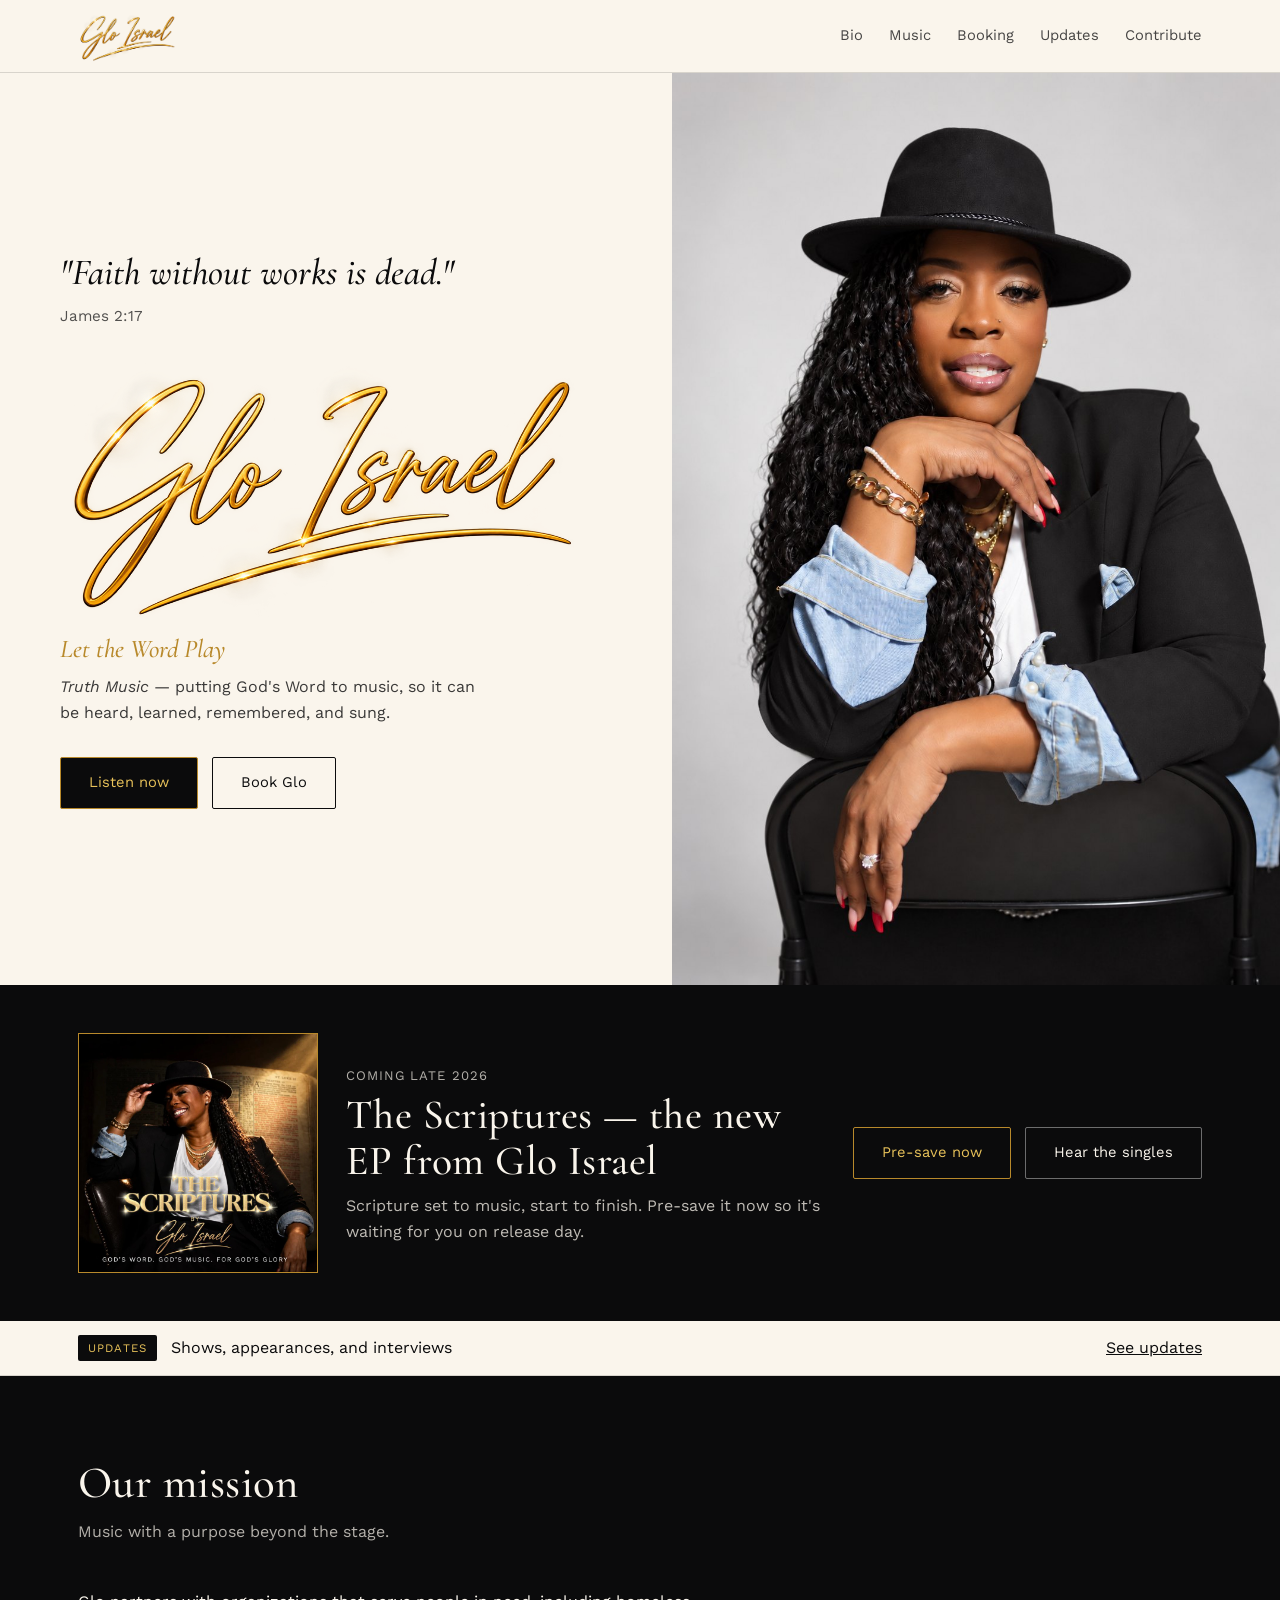
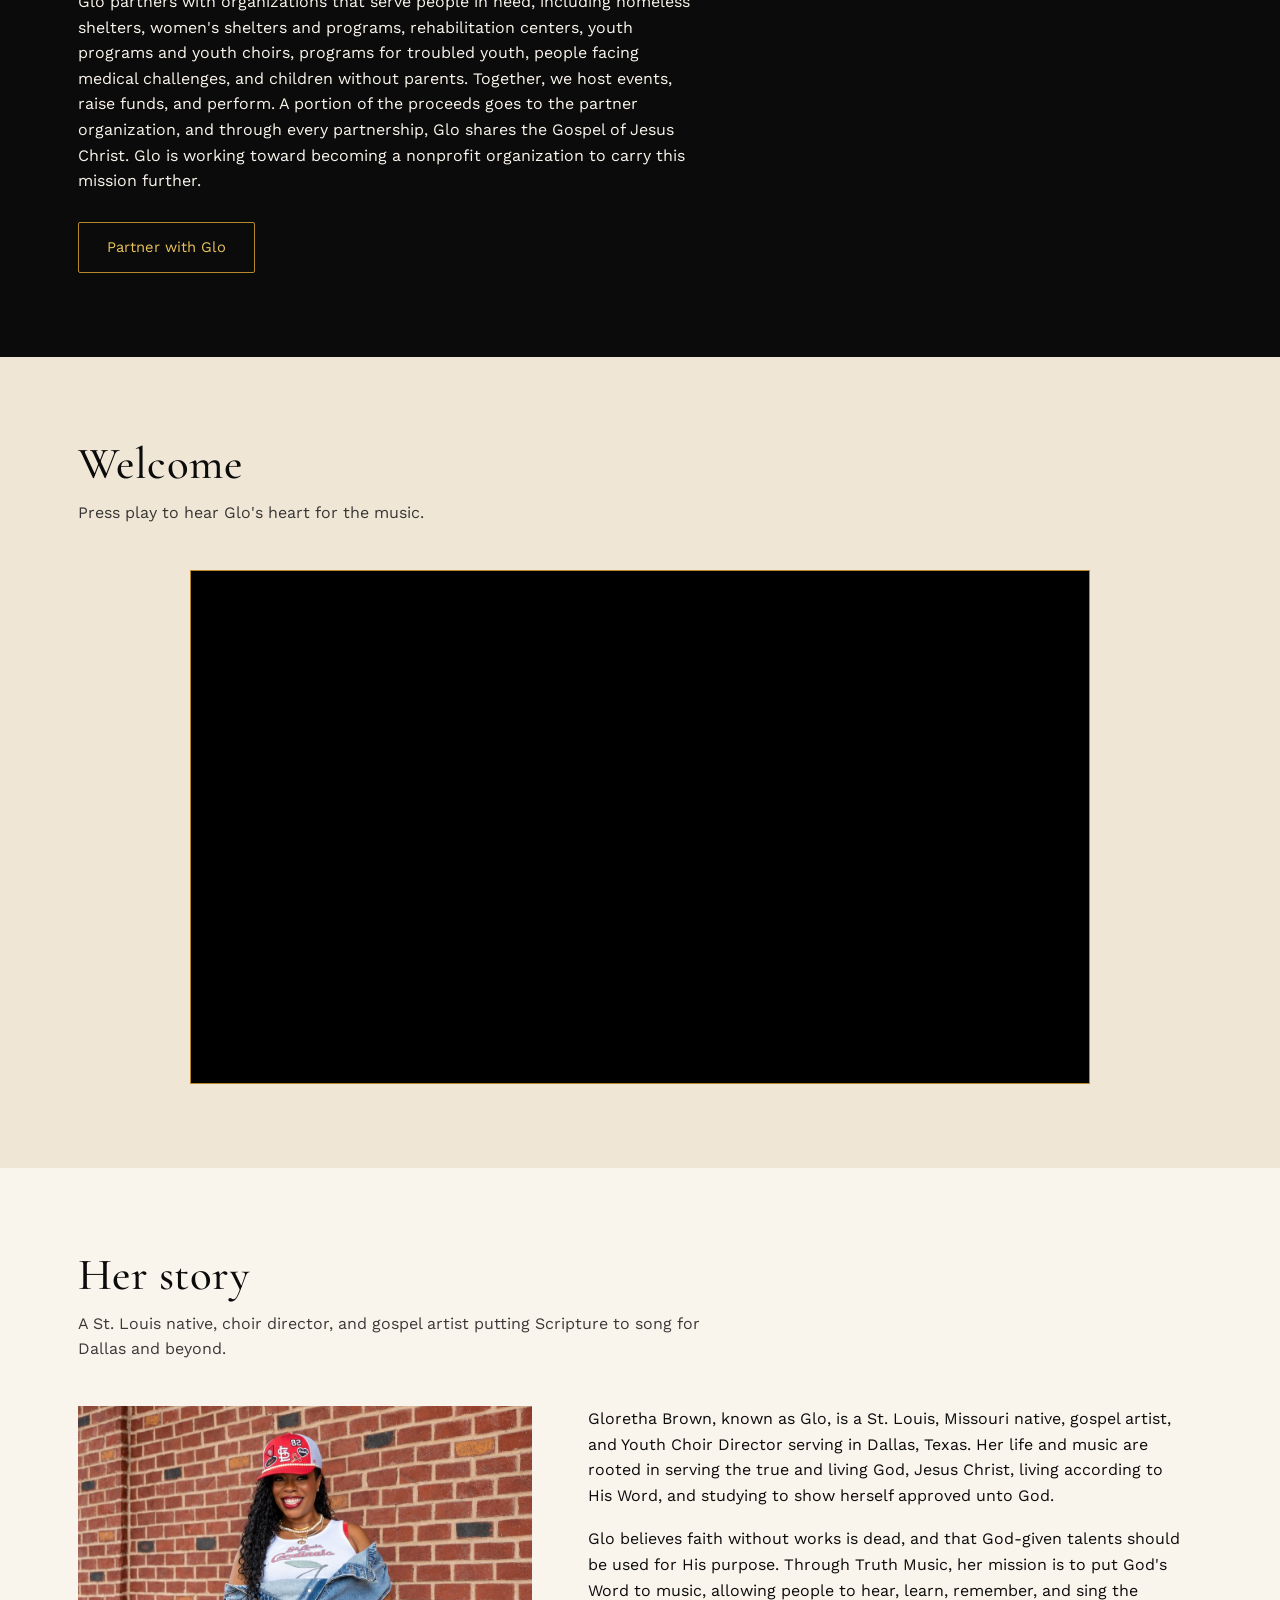
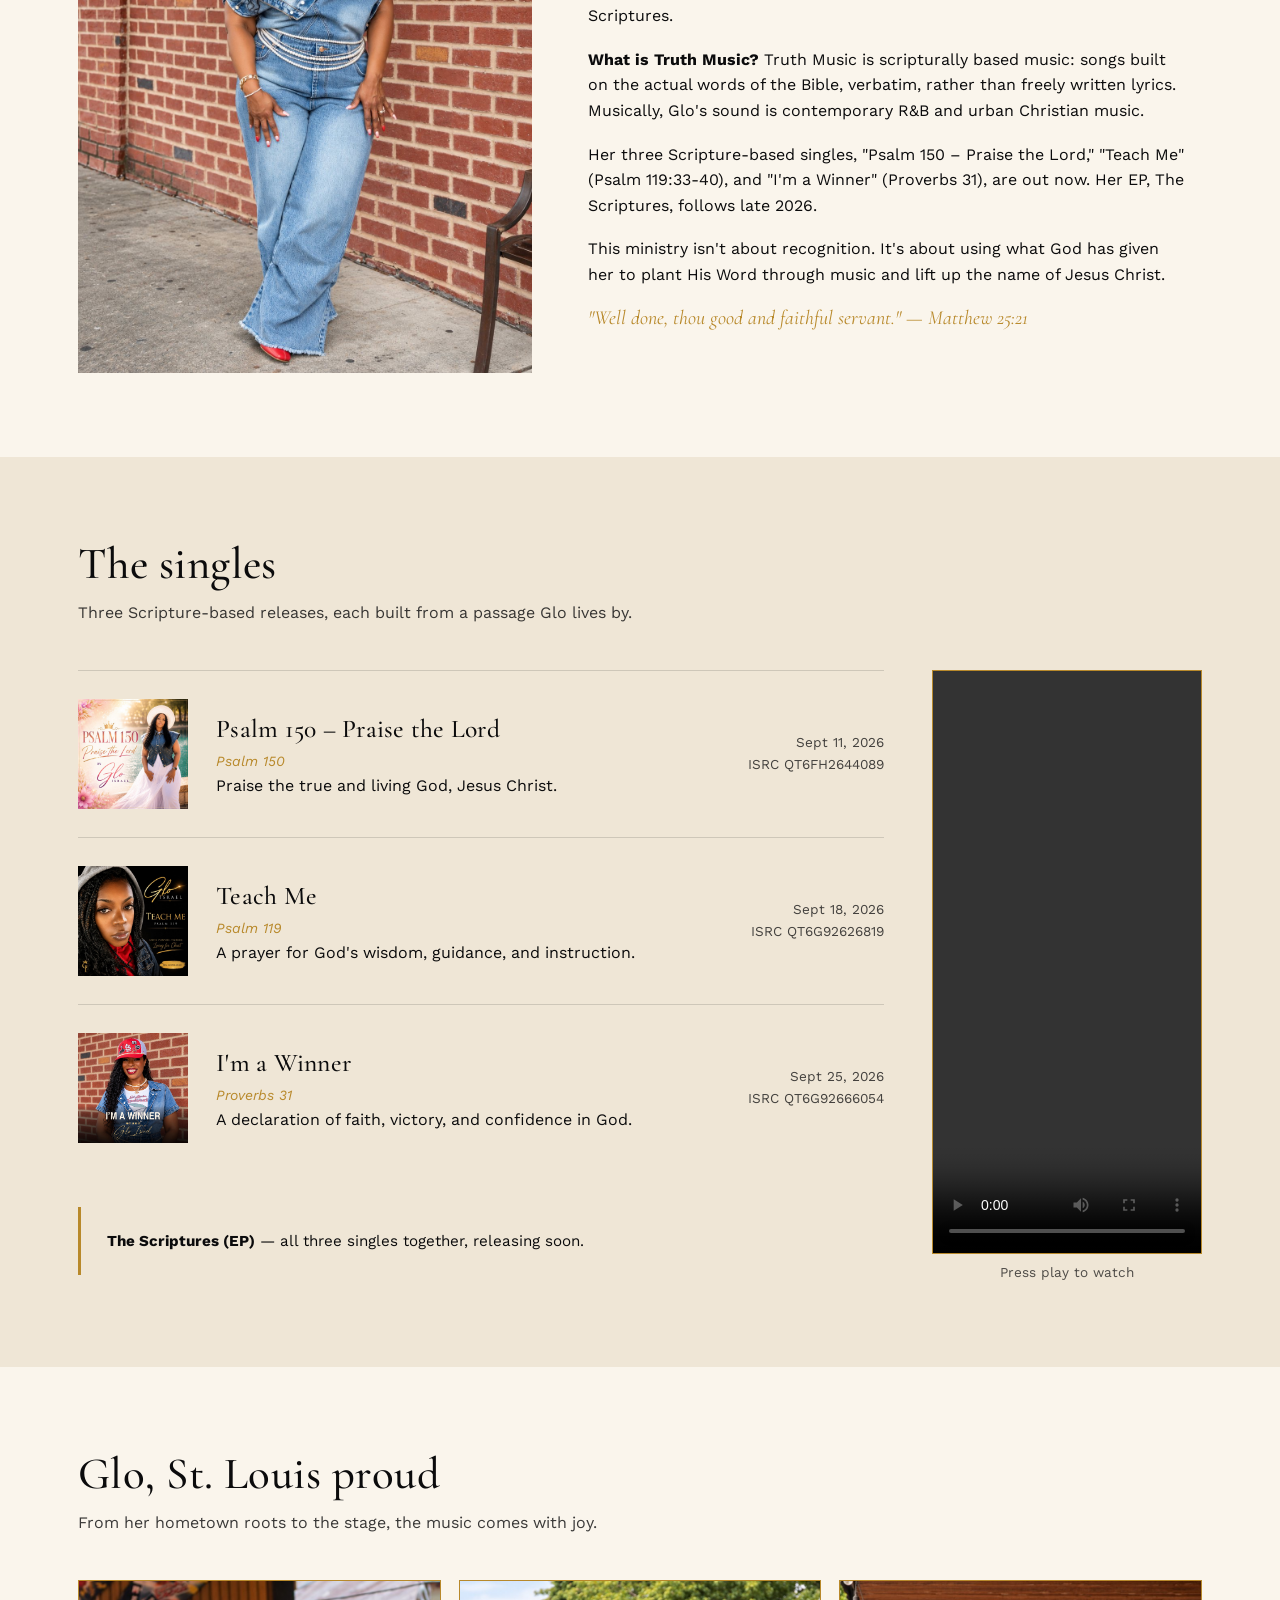
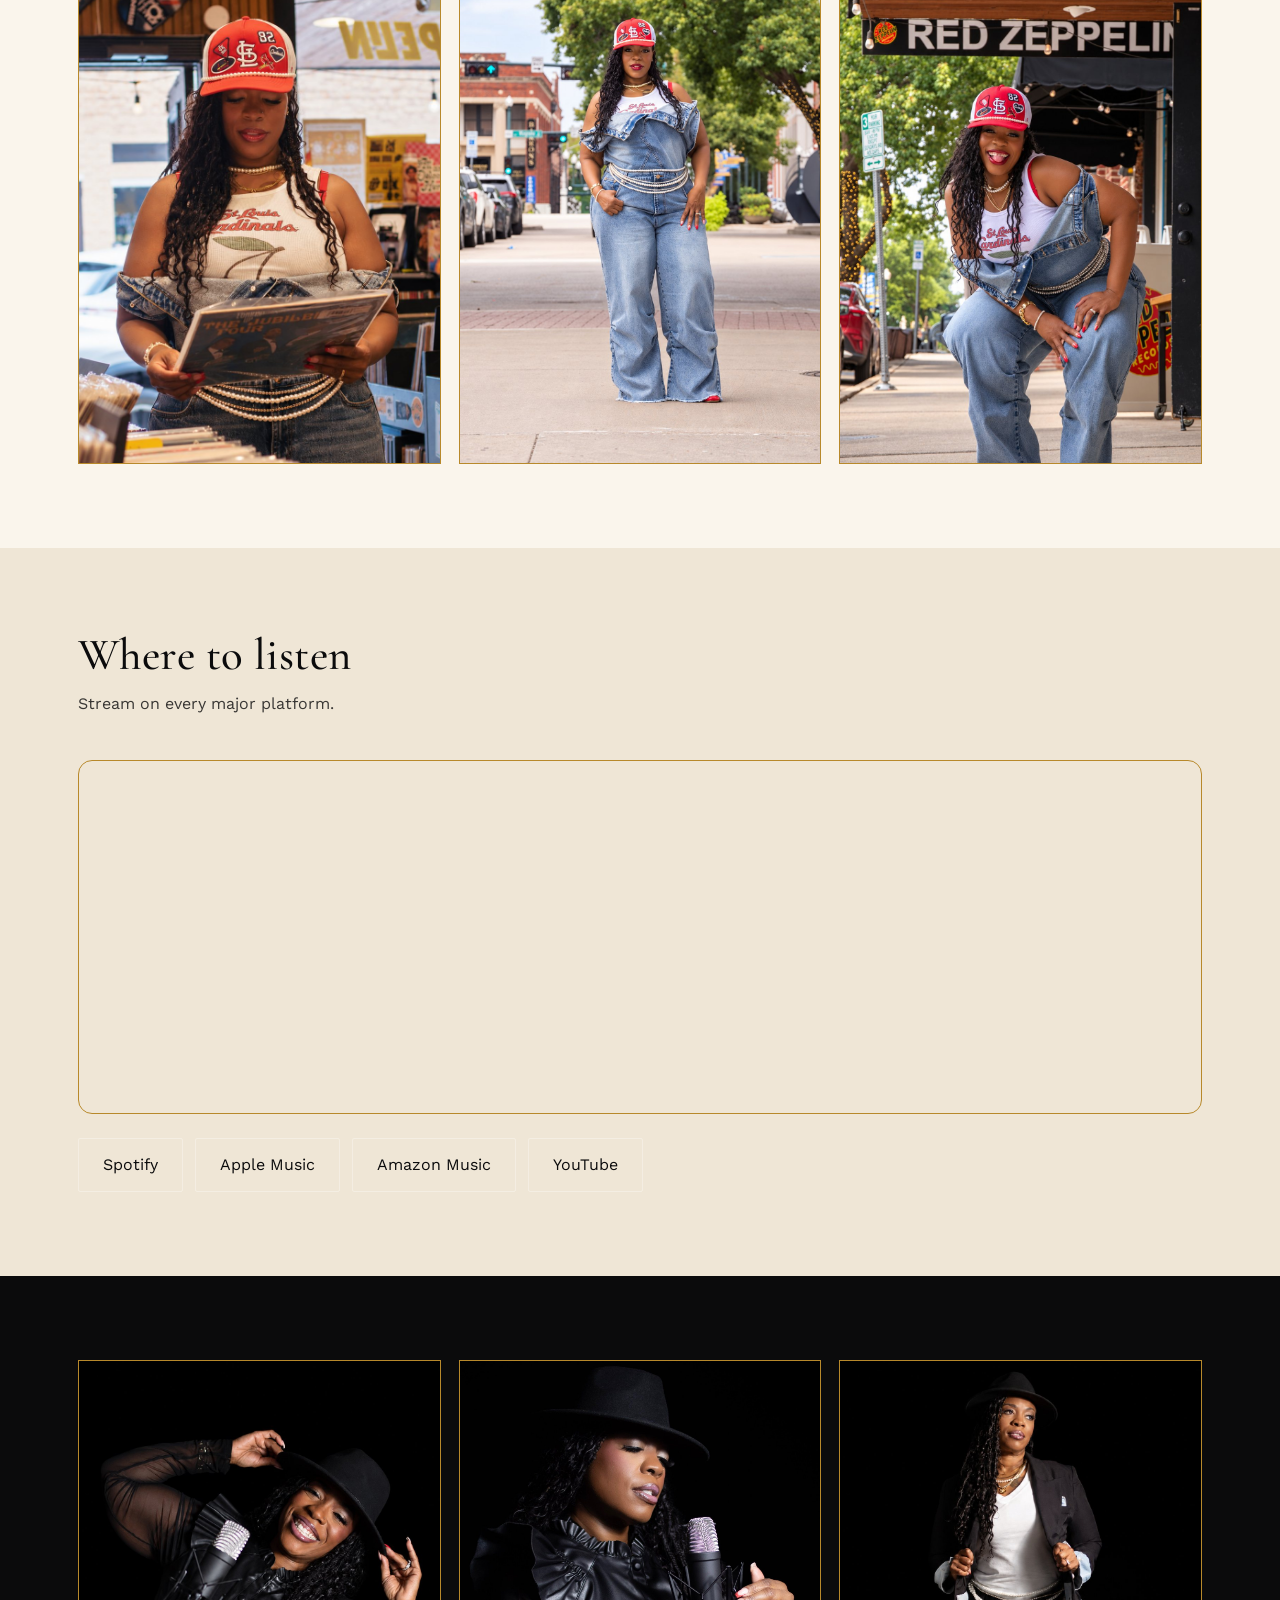
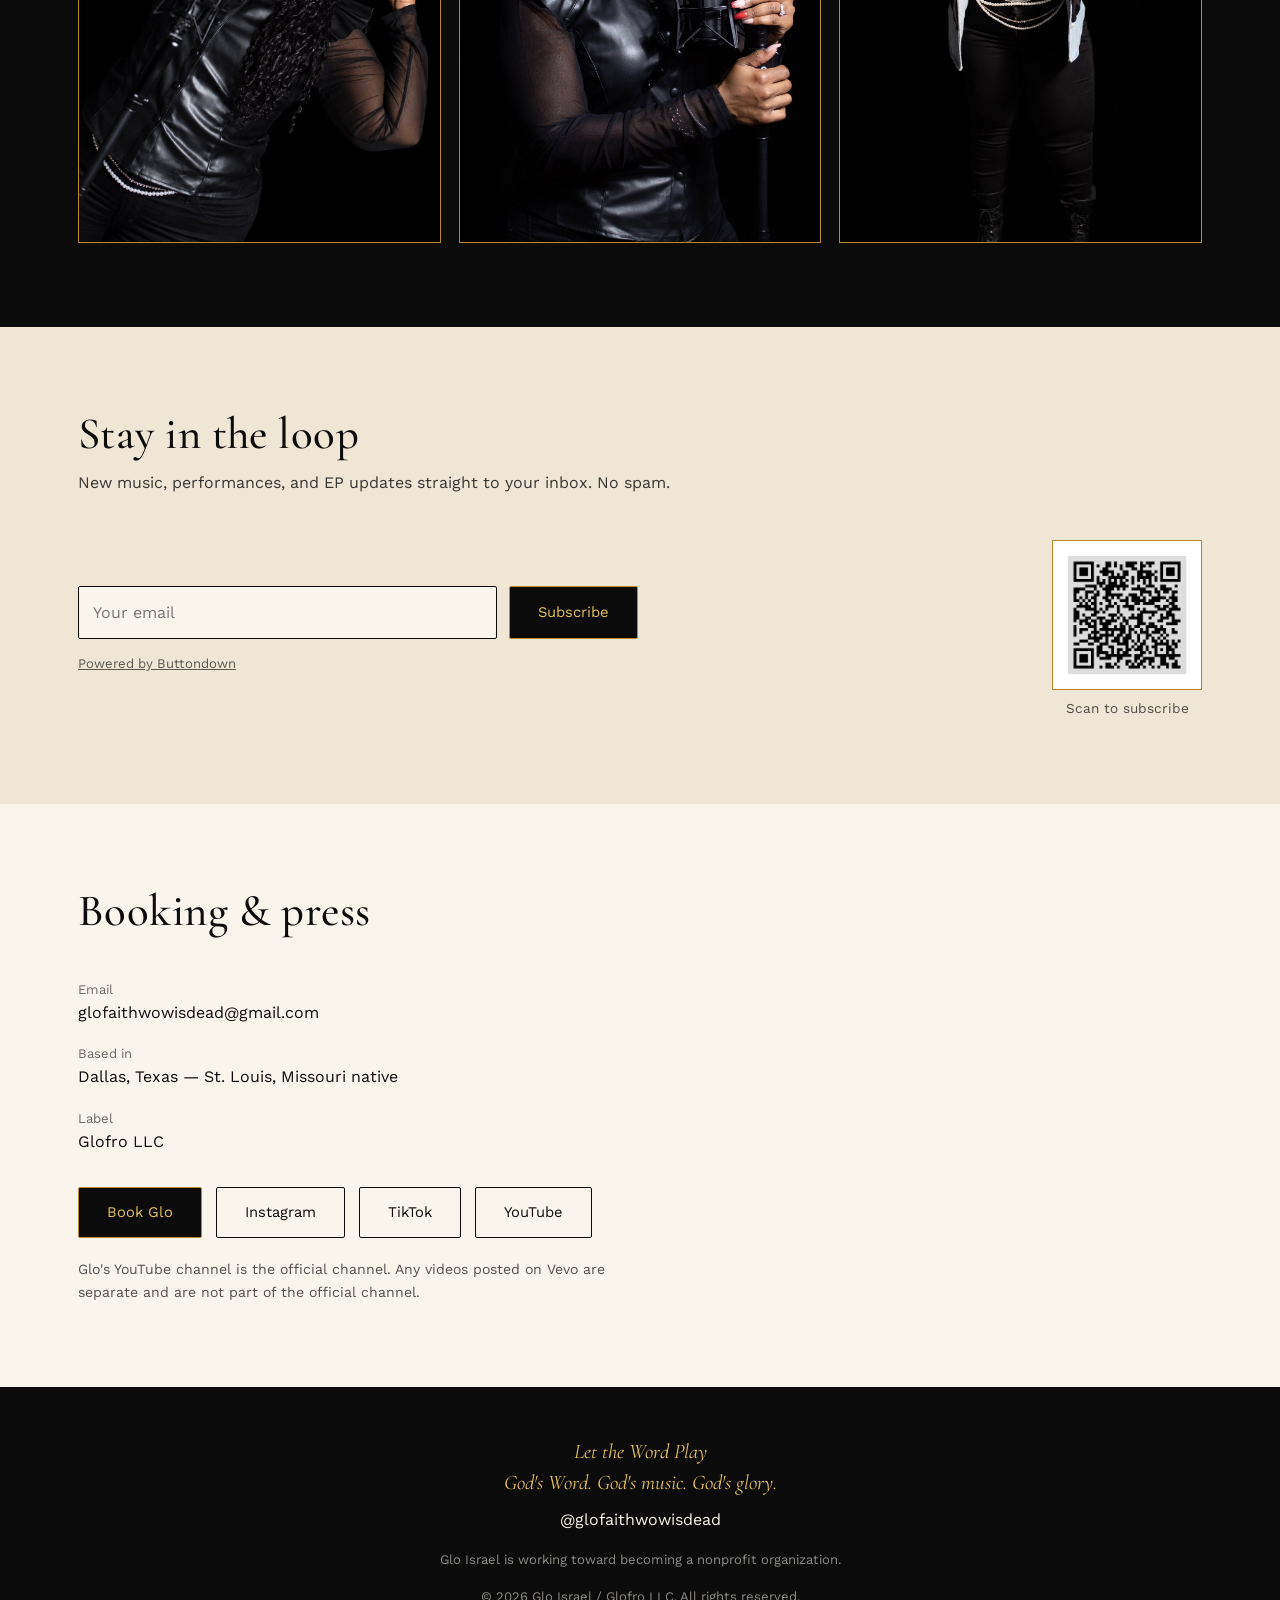
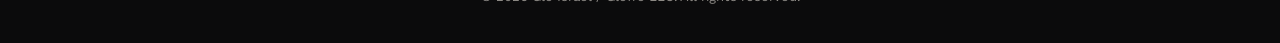
<file: index.html>
<!DOCTYPE html><html lang="en"><head><script>(function(w,d,s,l,i){w[l]=w[l]||[];w[l].push({'gtm.start':new Date().getTime(),event:'gtm.js'});var f=d.getElementsByTagName(s)[0],j=d.createElement(s),dl=l!='dataLayer'?'&l='+l:'';j.async=true;j.src='https://www.googletagmanager.com/gtm.js?id='+i+dl;f.parentNode.insertBefore(j,f);})(window,document,'script','dataLayer','GTM-5RPHSQC5');</script><meta charset="UTF-8"><meta name="viewport" content="width=device-width, initial-scale=1"><title>Glo Israel — Truth Music</title><link rel="preconnect" href="https://fonts.googleapis.com"><link rel="preconnect" href="https://fonts.gstatic.com" crossorigin><link href="https://fonts.googleapis.com/css2?family=Cormorant+Garamond:ital,wght@0,400;0,500;0,600;1,400;1,500&family=Work+Sans:wght@300;400;500;600&display=swap" rel="stylesheet"><link rel="stylesheet" href="styles.css"><style>#listen .embed{border-radius:14px;overflow:hidden;border:1px solid var(--gold)}#listen .embed iframe{border-radius:12px}</style><style>.music-grid{display:grid;grid-template-columns:1fr 270px;gap:48px;align-items:start}.music-grid>*{min-width:0}.vid{position:sticky;top:96px}.vid video{display:block;width:100%;aspect-ratio:444/960;background:#000;border:1px solid var(--gold);object-fit:contain}.vid p{margin-top:8px;font-size:.85rem;opacity:.7;text-align:center}@media(max-width:1000px){.music-grid{grid-template-columns:1fr;gap:32px}.vid{position:static;max-width:280px;margin:0 auto}}</style><style>.signup{display:flex;gap:12px;flex-wrap:wrap;max-width:560px}.signup input[type=email]{flex:1 1 240px;min-width:0;padding:13px 14px;font:inherit;border:1px solid var(--ink);background:var(--ivory);color:var(--ink);border-radius:2px}.signup .btn{flex:0 0 auto}.signup-note{margin-top:14px;font-size:.82rem;opacity:.65}.signup-note a{text-decoration:underline}</style><style>#pop{display:none;position:fixed;right:20px;bottom:20px;z-index:60;width:min(340px,calc(100vw - 40px));background:var(--ivory);border:1px solid var(--gold);padding:18px 18px 16px;box-shadow:0 8px 28px rgba(0,0,0,.25)}#pop.show{display:block}#pop .top{display:flex;gap:12px;align-items:center;margin-bottom:12px}#pop .top img{width:64px;height:64px;flex:0 0 auto;border:1px solid var(--gold)}#pop h3{font-size:1.3rem;line-height:1.1}#pop p{font-size:.85rem;opacity:.75;margin-top:4px}#pop form{display:flex;gap:8px}#pop input[type=email]{flex:1 1 auto;min-width:0;padding:10px;font:inherit;border:1px solid var(--ink);background:var(--ivory);color:var(--ink);border-radius:2px}#pop .btn{padding:10px 16px}#pop .x{position:absolute;top:2px;right:8px;background:none;border:0;font-size:1.4rem;line-height:1;cursor:pointer;color:inherit;opacity:.6}</style><!-- TikTok Pixel Code Start --><script>
!function (w, d, t) {
  w.TiktokAnalyticsObject=t;var ttq=w[t]=w[t]||[];ttq.methods=["page","track","identify","instances","debug","on","off","once","ready","alias","group","enableCookie","disableCookie","holdConsent","revokeConsent","grantConsent"],ttq.setAndDefer=function(t,e){t[e]=function(){t.push([e].concat(Array.prototype.slice.call(arguments,0)))}};for(var i=0;i<ttq.methods.length;i++)ttq.setAndDefer(ttq,ttq.methods[i]);ttq.instance=function(t){for(
var e=ttq._i[t]||[],n=0;n<ttq.methods.length;n++)ttq.setAndDefer(e,ttq.methods[n]);return e},ttq.load=function(e,n){var r="https://analytics.tiktok.com/i18n/pixel/events.js",o=n&&n.partner;ttq._i=ttq._i||{},ttq._i[e]=[],ttq._i[e]._u=r,ttq._t=ttq._t||{},ttq._t[e]=+new Date,ttq._o=ttq._o||{},ttq._o[e]=n||{};n=document.createElement("script")
;n.type="text/javascript",n.async=!0,n.src=r+"?sdkid="+e+"&lib="+t;e=document.getElementsByTagName("script")[0];e.parentNode.insertBefore(n,e)};
  ttq.load('DBQCJ4JC77UBQ4PDUU9G');
  ttq.page();
}(window, document, 'ttq');
</script><!-- TikTok Pixel Code End --></head><body><noscript><iframe src="https://www.googletagmanager.com/ns.html?id=GTM-5RPHSQC5" height="0" width="0" style="display:none;visibility:hidden"></iframe></noscript>
<nav><div class="wrap"><a class="brand" href="index.html"><img src="images/logo-gold.png" alt="Glo Israel"></a><div class="navlinks"><a href="index.html#bio">Bio</a><a href="index.html#music">Music</a><a href="booking.html" >Booking</a><a href="updates.html" >Updates</a><a href="contribute.html" >Contribute</a></div></div></nav>
<header class="hero"><div class="hero-text"><p class="verse">"Faith without works is dead."<small>James 2:17</small></p><h1><img src="images/logo-gold.png" alt="Glo Israel"></h1>
<p class="tagline" style="font:italic 500 1.6rem 'Cormorant Garamond',serif;color:var(--gold);margin-bottom:10px">Let the Word Play</p>
<p class="sub"><em>Truth Music</em> — putting God's Word to music, so it can be heard, learned, remembered, and sung.</p>
<div class="cta"><a class="btn btn-gold" href="#listen">Listen now</a><a class="btn btn-line" href="booking.html">Book Glo</a></div></div>
<div class="hero-img"><img src="images/hero-studio.jpg" alt="Glo Israel singing at a microphone in a black hat"></div></header>

<!-- ALBUM PROMO BANNER -->
<section class="dark" id="album" style="padding:48px 0"><div class="wrap" style="display:flex;align-items:center;justify-content:space-between;gap:28px;flex-wrap:wrap"><img src="images/the-scriptures-cover.jpg" alt="The Scriptures by Glo Israel album cover" style="width:240px;height:240px;max-width:100%;flex:0 0 auto;border:1px solid var(--gold)"><div style="max-width:620px;flex:1 1 280px"><span class="l" style="font-size:.82rem;opacity:.7;letter-spacing:.08em;text-transform:uppercase">Coming late 2026</span><h2 style="font-size:clamp(2rem,4vw,2.6rem);line-height:1.1;margin:6px 0 8px">The Scriptures — the new EP from Glo Israel</h2><p style="opacity:.75">Scripture set to music, start to finish. Pre-save it now so it's waiting for you on release day.</p></div>
<div class="cta" style="margin-top:0"><a class="btn btn-gold" href="https://hypeddit.com/gloisrael/thescripturesep" target="_blank" rel="noopener">Pre-save now</a><a class="btn" style="border-color:rgba(255,255,255,.4)" href="#listen">Hear the singles</a></div></div></section>

<a href="updates.html" id="latest" style="display:block;background:var(--ivory);border-bottom:1px solid var(--line)"><div class="wrap" style="display:flex;align-items:center;gap:14px;padding-top:14px;padding-bottom:14px;flex-wrap:wrap"><span id="lb" style="background:var(--ink);color:var(--gold-hi);font-size:.72rem;letter-spacing:.1em;text-transform:uppercase;padding:4px 10px;border-radius:2px">Updates</span><span id="lt">Shows, appearances, and interviews</span><span style="margin-left:auto;text-decoration:underline">See updates</span></div></a>
<script>
var WP_SITE='gloisrael.wordpress.com';fetch('https://public-api.wordpress.com/rest/v1.1/sites/'+WP_SITE+'/posts/?number=1&fields=title').then(function(r){return r.json()}).then(function(j){var p=j&&j.posts&&j.posts[0];if(p&&p.title){document.getElementById('lb').textContent='Latest';document.getElementById('lt').textContent=new DOMParser().parseFromString(p.title,'text/html').body.textContent}}).catch(function(){});
</script>
<section class="dark" id="mission"><div class="wrap"><div class="head"><h2>Our mission</h2><p>Music with a purpose beyond the stage.</p></div>
<p style="max-width:62ch;margin-bottom:28px">Glo partners with organizations that serve people in need, including homeless shelters, women's shelters and programs, rehabilitation centers, youth programs and youth choirs, programs for troubled youth, people facing medical challenges, and children without parents. Together, we host events, raise funds, and perform. A portion of the proceeds goes to the partner organization, and through every partnership, Glo shares the Gospel of Jesus Christ. Glo is working toward becoming a nonprofit organization to carry this mission further.</p>
<a class="btn btn-gold" href="partner.html">Partner with Glo</a></div></section>
<section class="sand" id="intro"><div class="wrap"><div class="head"><h2>Welcome</h2><p>Press play to hear Glo's heart for the music.</p></div>
<!-- Click-to-play so sound works on phones. Replace 9zcnDP0h-d4 with the YouTube ID. -->
<div class="video"><iframe src="https://www.youtube.com/embed/9zcnDP0h-d4" title="Glo Israel intro" allow="encrypted-media; picture-in-picture" allowfullscreen></iframe></div></div></section>
<section id="bio"><div class="wrap"><div class="head"><h2>Her story</h2><p>A St. Louis native, choir director, and gospel artist putting Scripture to song for Dallas and beyond.</p></div>
<div class="bio-grid"><img src="images/light-brick-standing.jpg" alt="Portrait of Glo Israel"><div>
<p>Gloretha Brown, known as Glo, is a St. Louis, Missouri native, gospel artist, and Youth Choir Director serving in Dallas, Texas. Her life and music are rooted in serving the true and living God, Jesus Christ, living according to His Word, and studying to show herself approved unto God.</p>
<p>Glo believes faith without works is dead, and that God-given talents should be used for His purpose. Through Truth Music, her mission is to put God's Word to music, allowing people to hear, learn, remember, and sing the Scriptures.</p>
<p><b>What is Truth Music?</b> Truth Music is scripturally based music: songs built on the actual words of the Bible, verbatim, rather than freely written lyrics. Musically, Glo's sound is contemporary R&amp;B and urban Christian music.</p>
<p>Her three Scripture-based singles, "Psalm 150 – Praise the Lord," "Teach Me" (Psalm 119:33-40), and "I'm a Winner" (Proverbs 31), are out now. Her EP, The Scriptures, follows late 2026.</p>
<p>This ministry isn't about recognition. It's about using what God has given her to plant His Word through music and lift up the name of Jesus Christ.</p>
<p class="closer">"Well done, thou good and faithful servant." — Matthew 25:21</p></div></div></div></section>
<section class="sand" id="music"><div class="wrap"><div class="head"><h2>The singles</h2><p>Three Scripture-based releases, each built from a passage Glo lives by.</p></div>
<div class="music-grid"><div class="tracks"><div class="track"><img src="images/Psalm_150_Cover.jpg" alt="Psalm 150 cover"><div><h3>Psalm 150 – Praise the Lord</h3><div class="ref">Psalm 150</div><p>Praise the true and living God, Jesus Christ.</p></div><div class="meta">Sept 11, 2026<br>ISRC QT6FH2644089</div></div>
<div class="track"><img src="images/Teach_Me_Cover.jpg" alt="Teach Me cover"><div><h3>Teach Me</h3><div class="ref">Psalm 119</div><p>A prayer for God's wisdom, guidance, and instruction.</p></div><div class="meta">Sept 18, 2026<br>ISRC QT6G92626819</div></div>
<div class="track"><img src="images/I_m_A_Winner_Cover.jpg" alt="I'm a Winner cover"><div><h3>I'm a Winner</h3><div class="ref">Proverbs 31</div><p>A declaration of faith, victory, and confidence in God.</p></div><div class="meta">Sept 25, 2026<br>ISRC QT6G92666054</div></div>
<div class="note"><b>The Scriptures (EP)</b> — all three singles together, releasing soon.</div></div>
<aside class="vid"><video controls playsinline preload="metadata" src="glo-video.mp4" aria-label="Video from Glo Israel"></video><p>Press play to watch</p></aside></div></div></section>
<section id="moments"><div class="wrap"><div class="head"><h2>Glo, St. Louis proud</h2><p>From her hometown roots to the stage, the music comes with joy.</p></div><div class="gallery"><img src="images/light-records-wide.jpg" alt="Glo in a St. Louis Cardinals cap looking through records"><img src="images/light-street.jpg" alt="Glo standing on a city street in denim"><img src="images/light-redzeppelin.jpg" alt="Glo laughing outside a record store"></div></div></section>
<section class="sand" id="listen"><div class="wrap"><div class="head"><h2>Where to listen</h2><p>Stream on every major platform.</p></div>
<div class="embed"><iframe style="border:0;display:block" src="https://open.spotify.com/embed/playlist/21g5GTvp3eJNgDOBWN72g0?utm_source=generator&theme=0" width="100%" height="352" allow="autoplay; clipboard-write; encrypted-media; fullscreen; picture-in-picture" loading="lazy" title="Glo on Spotify"></iframe></div>
<div class="plat"><a href="https://open.spotify.com/artist/2sZypatMxEN64fxXyUaGIX" target="_blank" rel="noopener">Spotify</a><a href="https://music.apple.com/us/artist/glo-israel/6794387763" target="_blank" rel="noopener">Apple Music</a><a href="https://music.amazon.com/artists/B0BV4PYFP4/glo-israel" target="_blank" rel="noopener">Amazon Music</a><a href="https://www.youtube.com/channel/UCTQNm_POXK3J8DQPAIK3RBA" target="_blank" rel="noopener">YouTube</a></div></div></section>
<section class="dark band"><div class="wrap"><div class="gallery"><img src="images/dark-leather-smile.jpg" alt="Glo smiling in black leather with a microphone"><img src="images/dark-leather-side.jpg" alt="Glo singing softly at a studio microphone"><img src="images/dark-fullbody.jpg" alt="Glo in a black blazer and hat"></div></div></section>
<section class="sand" id="signup"><div class="wrap"><div class="head"><h2>Stay in the loop</h2><p>New music, performances, and EP updates straight to your inbox. No spam.</p></div>
<div style="display:flex;gap:40px;align-items:center;flex-wrap:wrap"><div style="flex:1 1 320px"><form class="signup" action="https://buttondown.com/api/emails/embed-subscribe/gloisraelmusic" method="post" target="_blank"><label for="bd-email" style="position:absolute;left:-9999px">Enter your email</label><input type="email" name="email" id="bd-email" placeholder="Your email" required><input type="submit" class="btn btn-gold" value="Subscribe"></form>
<p class="signup-note"><a href="https://buttondown.com/refer/gloisraelmusic" target="_blank" rel="noopener">Powered by Buttondown</a></p></div><div style="text-align:center;flex:0 0 auto"><img src="images/qr-newsletter.png" alt="QR code to subscribe to the Glo Israel newsletter" style="width:150px;height:150px;margin:0 auto;border:1px solid var(--gold)"><p style="margin-top:8px;font-size:.85rem;opacity:.7">Scan to subscribe</p></div></div></div></section>
<section class="contact"><div class="wrap"><div class="head"><h2>Booking &amp; press</h2></div>
<div class="row"><span class="l">Email</span><a href="mailto:glofaithwowisdead@gmail.com">glofaithwowisdead@gmail.com</a></div>
<div class="row"><span class="l">Based in</span>Dallas, Texas — St. Louis, Missouri native</div>
<div class="row"><span class="l">Label</span>Glofro LLC</div>
<div class="cta"><a class="btn btn-gold" href="booking.html">Book Glo</a><a class="btn btn-line" href="https://www.instagram.com/glofaithwowisdead/" target="_blank" rel="noopener">Instagram</a><a class="btn btn-line" href="https://www.tiktok.com/@glo55075" target="_blank" rel="noopener">TikTok</a><a class="btn btn-line" href="https://www.youtube.com/channel/UCTQNm_POXK3J8DQPAIK3RBA" target="_blank" rel="noopener">YouTube</a></div>
<p style="margin-top:20px;font-size:.88rem;opacity:.7;max-width:60ch">Glo's YouTube channel is the official channel. Any videos posted on Vevo are separate and are not part of the official channel.</p></div></section>
<div id="pop" role="dialog" aria-label="Join the Glo Israel newsletter"><button class="x" id="popx" aria-label="Close">&times;</button>
<div class="top"><img src="images/the-scriptures-cover.jpg" alt="The Scriptures by Glo Israel album cover"><div><h3>Get the updates</h3><p>New music, performances, and The Scriptures EP news.</p></div></div>
<form action="https://buttondown.com/api/emails/embed-subscribe/gloisraelmusic" method="post" target="_blank"><label for="bd-email-pop" style="position:absolute;left:-9999px">Enter your email</label><input type="email" name="email" id="bd-email-pop" placeholder="Your email" required><input type="submit" class="btn btn-gold" value="Join"></form></div>
<script>
(function(){var pop=document.getElementById('pop'),k='gloPopSeen';
function seen(){try{return localStorage.getItem(k)==='1'}catch(e){return false}}
function mark(){try{localStorage.setItem(k,'1')}catch(e){}}
if(!seen()){setTimeout(function(){pop.classList.add('show')},6000)}
document.getElementById('popx').onclick=function(){pop.classList.remove('show');mark()};
pop.querySelector('form').addEventListener('submit',function(){mark();setTimeout(function(){pop.classList.remove('show')},300)});})();
</script>
<footer><div class="wrap"><span class="s" style="margin-bottom:6px">Let the Word Play</span><span class="s">God&#39;s Word. God&#39;s music. God&#39;s glory.</span><div>@glofaithwowisdead</div><div class="fine">Glo Israel is working toward becoming a nonprofit organization.</div><div class="fine">&copy; 2026 Glo Israel / Glofro LLC. All rights reserved.</div></div></footer></body></html>
</file>
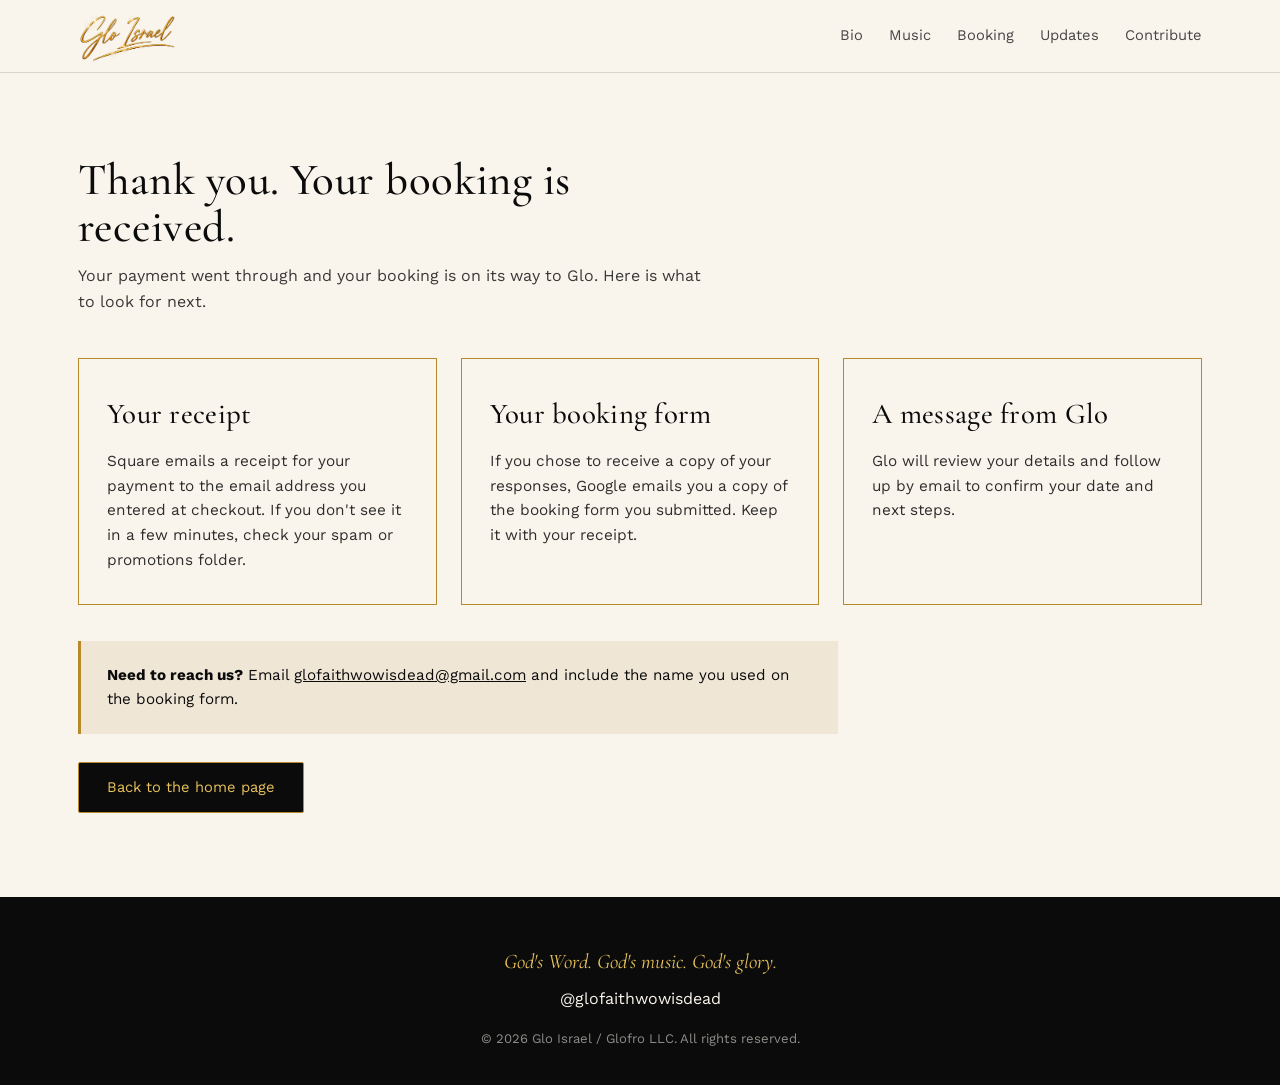
<file: booking-received-x7q2.html>
<!DOCTYPE html><html lang="en"><head><script>(function(w,d,s,l,i){w[l]=w[l]||[];w[l].push({'gtm.start':new Date().getTime(),event:'gtm.js'});var f=d.getElementsByTagName(s)[0],j=d.createElement(s),dl=l!='dataLayer'?'&l='+l:'';j.async=true;j.src='https://www.googletagmanager.com/gtm.js?id='+i+dl;f.parentNode.insertBefore(j,f);})(window,document,'script','dataLayer','GTM-5RPHSQC5');</script><meta charset="UTF-8"><meta name="viewport" content="width=device-width, initial-scale=1"><title>Booking received — Glo Israel</title><link rel="preconnect" href="https://fonts.googleapis.com"><link rel="preconnect" href="https://fonts.gstatic.com" crossorigin><link href="https://fonts.googleapis.com/css2?family=Cormorant+Garamond:ital,wght@0,400;0,500;0,600;1,400;1,500&family=Work+Sans:wght@300;400;500;600&display=swap" rel="stylesheet"><link rel="stylesheet" href="styles.css"><meta name="robots" content="noindex,nofollow"><!-- TikTok Pixel Code Start --><script>
!function (w, d, t) {
  w.TiktokAnalyticsObject=t;var ttq=w[t]=w[t]||[];ttq.methods=["page","track","identify","instances","debug","on","off","once","ready","alias","group","enableCookie","disableCookie","holdConsent","revokeConsent","grantConsent"],ttq.setAndDefer=function(t,e){t[e]=function(){t.push([e].concat(Array.prototype.slice.call(arguments,0)))}};for(var i=0;i<ttq.methods.length;i++)ttq.setAndDefer(ttq,ttq.methods[i]);ttq.instance=function(t){for(
var e=ttq._i[t]||[],n=0;n<ttq.methods.length;n++)ttq.setAndDefer(e,ttq.methods[n]);return e},ttq.load=function(e,n){var r="https://analytics.tiktok.com/i18n/pixel/events.js",o=n&&n.partner;ttq._i=ttq._i||{},ttq._i[e]=[],ttq._i[e]._u=r,ttq._t=ttq._t||{},ttq._t[e]=+new Date,ttq._o=ttq._o||{},ttq._o[e]=n||{};n=document.createElement("script")
;n.type="text/javascript",n.async=!0,n.src=r+"?sdkid="+e+"&lib="+t;e=document.getElementsByTagName("script")[0];e.parentNode.insertBefore(n,e)};
  ttq.load('DBQCJ4JC77UBQ4PDUU9G');
  ttq.page();
  ttq.track('SubmitForm');
}(window, document, 'ttq');
</script><!-- TikTok Pixel Code End --></head><body><noscript><iframe src="https://www.googletagmanager.com/ns.html?id=GTM-5RPHSQC5" height="0" width="0" style="display:none;visibility:hidden"></iframe></noscript><nav><div class="wrap"><a class="brand" href="index.html"><img src="images/logo-gold.png" alt="Glo Israel"></a><div class="navlinks"><a href="index.html#bio">Bio</a><a href="index.html#music">Music</a><a href="booking.html">Booking</a><a href="updates.html" >Updates</a><a href="contribute.html" >Contribute</a></div></div></nav>
<section><div class="wrap"><div class="head"><h2>Thank you. Your booking is received.</h2><p>Your payment went through and your booking is on its way to Glo. Here is what to look for next.</p></div>
<div class="cards">
<div class="card"><h3>Your receipt</h3><p>Square emails a receipt for your payment to the email address you entered at checkout. If you don't see it in a few minutes, check your spam or promotions folder.</p></div>
<div class="card"><h3>Your booking form</h3><p>If you chose to receive a copy of your responses, Google emails you a copy of the booking form you submitted. Keep it with your receipt.</p></div>
<div class="card"><h3>A message from Glo</h3><p>Glo will review your details and follow up by email to confirm your date and next steps.</p></div></div>
<div class="note"><b>Need to reach us?</b> Email <a href="mailto:glofaithwowisdead@gmail.com" style="text-decoration:underline">glofaithwowisdead@gmail.com</a> and include the name you used on the booking form.</div>
<div class="cta" style="margin-top:28px"><a class="btn btn-gold" href="index.html">Back to the home page</a></div></div></section>
<footer><div class="wrap"><span class="s">God&#39;s Word. God&#39;s music. God&#39;s glory.</span><div>@glofaithwowisdead</div><div class="fine">&copy; 2026 Glo Israel / Glofro LLC. All rights reserved.</div></div></footer></body></html>
</file>
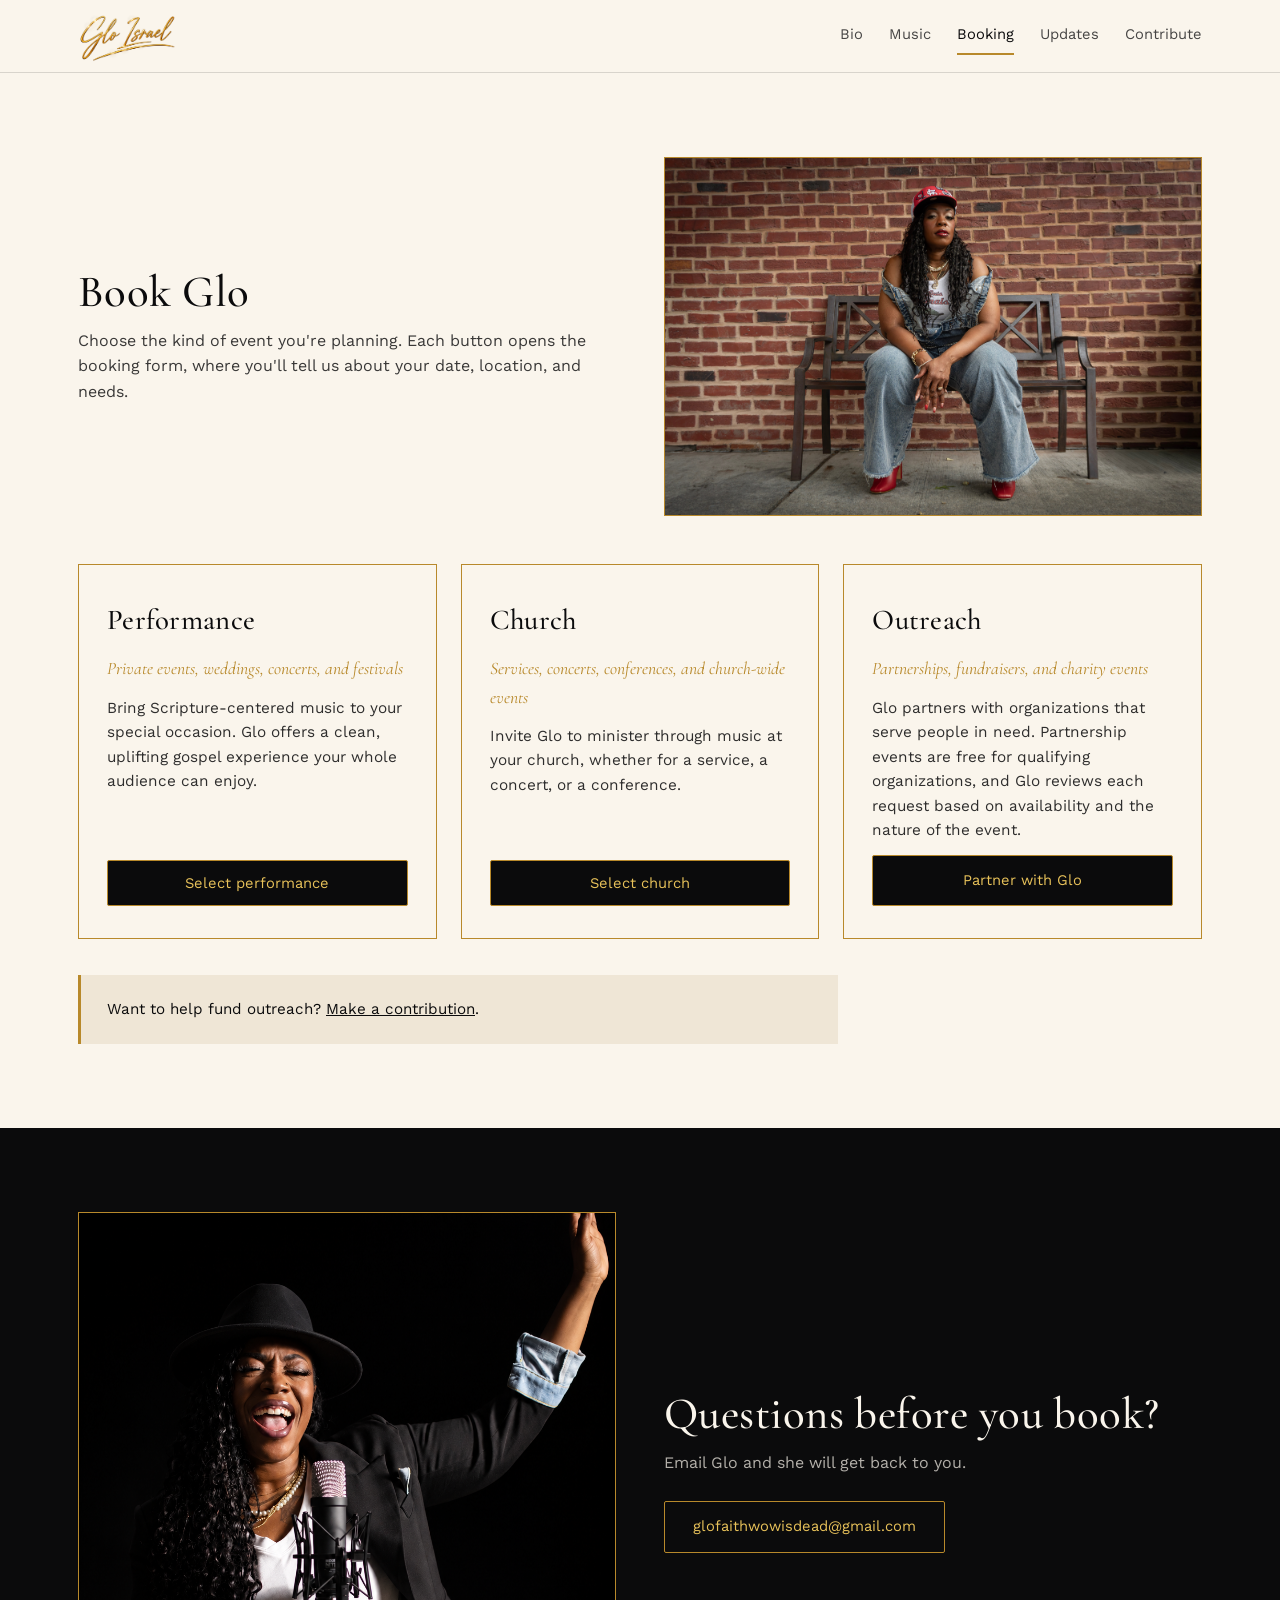
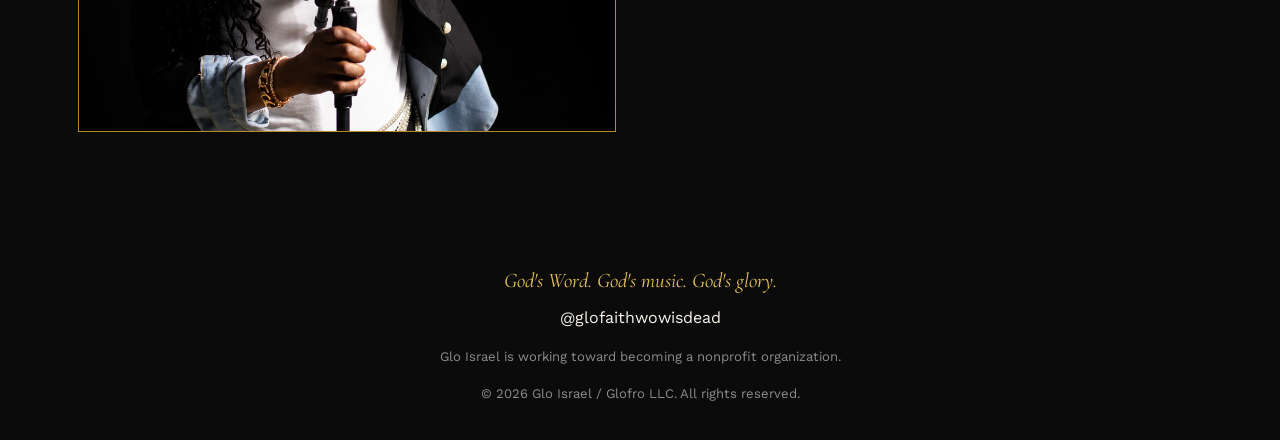
<file: booking.html>
<!DOCTYPE html><html lang="en"><head><script>(function(w,d,s,l,i){w[l]=w[l]||[];w[l].push({'gtm.start':new Date().getTime(),event:'gtm.js'});var f=d.getElementsByTagName(s)[0],j=d.createElement(s),dl=l!='dataLayer'?'&l='+l:'';j.async=true;j.src='https://www.googletagmanager.com/gtm.js?id='+i+dl;f.parentNode.insertBefore(j,f);})(window,document,'script','dataLayer','GTM-5RPHSQC5');</script><meta charset="UTF-8"><meta name="viewport" content="width=device-width, initial-scale=1"><title>Book Glo — Glo Israel</title><link rel="preconnect" href="https://fonts.googleapis.com"><link rel="preconnect" href="https://fonts.gstatic.com" crossorigin><link href="https://fonts.googleapis.com/css2?family=Cormorant+Garamond:ital,wght@0,400;0,500;0,600;1,400;1,500&family=Work+Sans:wght@300;400;500;600&display=swap" rel="stylesheet"><link rel="stylesheet" href="styles.css"><!-- TikTok Pixel Code Start --><script>
!function (w, d, t) {
  w.TiktokAnalyticsObject=t;var ttq=w[t]=w[t]||[];ttq.methods=["page","track","identify","instances","debug","on","off","once","ready","alias","group","enableCookie","disableCookie","holdConsent","revokeConsent","grantConsent"],ttq.setAndDefer=function(t,e){t[e]=function(){t.push([e].concat(Array.prototype.slice.call(arguments,0)))}};for(var i=0;i<ttq.methods.length;i++)ttq.setAndDefer(ttq,ttq.methods[i]);ttq.instance=function(t){for(
var e=ttq._i[t]||[],n=0;n<ttq.methods.length;n++)ttq.setAndDefer(e,ttq.methods[n]);return e},ttq.load=function(e,n){var r="https://analytics.tiktok.com/i18n/pixel/events.js",o=n&&n.partner;ttq._i=ttq._i||{},ttq._i[e]=[],ttq._i[e]._u=r,ttq._t=ttq._t||{},ttq._t[e]=+new Date,ttq._o=ttq._o||{},ttq._o[e]=n||{};n=document.createElement("script")
;n.type="text/javascript",n.async=!0,n.src=r+"?sdkid="+e+"&lib="+t;e=document.getElementsByTagName("script")[0];e.parentNode.insertBefore(n,e)};
  ttq.load('DBQCJ4JC77UBQ4PDUU9G');
  ttq.page();
}(window, document, 'ttq');
</script><!-- TikTok Pixel Code End --></head><body><noscript><iframe src="https://www.googletagmanager.com/ns.html?id=GTM-5RPHSQC5" height="0" width="0" style="display:none;visibility:hidden"></iframe></noscript>
<nav><div class="wrap"><a class="brand" href="index.html"><img src="images/logo-gold.png" alt="Glo Israel"></a><div class="navlinks"><a href="index.html#bio">Bio</a><a href="index.html#music">Music</a><a href="booking.html" class="on">Booking</a><a href="updates.html" >Updates</a><a href="contribute.html" >Contribute</a></div></div></nav>
<section><div class="wrap"><div class="split"><div class="head" style="margin:0"><h2>Book Glo</h2><p>Choose the kind of event you're planning. Each button opens the booking form, where you'll tell us about your date, location, and needs.</p></div><img src="images/light-bench.jpg" alt="Glo seated on a bench in a Cardinals cap"></div>
<div class="cards" style="margin-top:48px" role="group" aria-label="Choose your event type">
<div class="card"><h3>Performance</h3><div class="tag">Private events, weddings, concerts, and festivals</div><p>Bring Scripture-centered music to your special occasion. Glo offers a clean, uplifting gospel experience your whole audience can enjoy.</p><button class="btn btn-gold pick" data-t="perf">Select performance</button></div>
<div class="card"><h3>Church</h3><div class="tag">Services, concerts, conferences, and church-wide events</div><p>Invite Glo to minister through music at your church, whether for a service, a concert, or a conference.</p><button class="btn btn-gold pick" data-t="church">Select church</button></div>
<div class="card"><h3>Outreach</h3><div class="tag">Partnerships, fundraisers, and charity events</div><p>Glo partners with organizations that serve people in need. Partnership events are free for qualifying organizations, and Glo reviews each request based on availability and the nature of the event.</p><a class="btn btn-gold" href="partner.html">Partner with Glo</a></div></div>
<div id="panel" class="note" hidden tabindex="-1"><h3 id="pt" style="font-size:1.7rem;margin-bottom:8px"></h3><p id="pf" style="margin-bottom:10px"></p><p id="pp" style="margin-bottom:10px;opacity:.85"></p>
<ol style="margin:0 0 14px 20px"><li>Fill out the booking form.</li><li id="s2"></li></ol>
<p style="margin-bottom:18px"><b id="pb"></b></p><a class="btn btn-gold" id="pg" href="https://docs.google.com/forms/d/e/1FAIpQLSfS5vH1e0OJdvw7FCkSH2ivkaYK644tu9iFiYW5unPfwTRWpA/viewform" target="_blank" rel="noopener">Step 1: Open the booking form</a>
<div style="margin-top:24px"><label style="display:flex;gap:10px;align-items:flex-start;margin-bottom:14px;cursor:pointer"><input type="checkbox" id="done" style="margin-top:5px"><span>I have submitted the booking form.</span></label>
<a class="btn btn-gold" id="pay" href="#" target="_blank" rel="noopener" aria-disabled="true">Step 2: Continue to payment</a></div></div>
<style>#pay[aria-disabled=true]{opacity:.35;pointer-events:none}.card.on{box-shadow:0 0 0 2px var(--gold)}#panel[hidden]{display:none}#panel h3{font-family:'Cormorant Garamond',serif;font-weight:500}</style>
<script>
/* EDIT FEES HERE. Wording shown only after a visitor picks an event type. */
var T={ 
perf:{l:'https://square.link/u/2TjIFT2i',t:'Performance booking',f:'Performance base rate and deposit: $300 plus card processing fee.',p:'A standard performance is $300 and includes arrival, setup, sound check, rehearsal, and up to 3 songs. Songs can be Glo\'s own music, other Christian songs, or songs you request. Want something more, like extra songs, extra time, or an event far from Dallas? Book with the $300 as your deposit, then Glo will talk with you about the details and a final price. The deposit shows both sides are serious, and any balance is agreed on before the event. Cancellations and refunds: if Glo has to cancel, you are refunded in full, including the processing fee. If you cancel 14 or more days before your event, your $300 deposit is refunded, but the $9.27 card processing fee (2.9% plus 30 cents, charged by our payment processor) is not. If you cancel less than 14 days before your event, the deposit is not refunded. You can also reschedule once instead of canceling. Your deposit carries over to the new date, as long as Glo is available and you ask 14 or more days before your original date. To cancel or reschedule, email glofaithwowisdead@gmail.com. The $9.27 card processing fee is added at checkout, so your total is $309.27 and no processing fees come out of Glo\'s ministry funds.',s:'Come back to this page, check the box, and continue to payment. Your receipt is emailed to you.',b:'Your booking is not complete until you submit the form and receive your receipt.'},
church:{l:'https://square.link/u/NczpZSZT',t:'Church booking',f:'Church bookings are $150 plus card processing fee.',p:'The $4.79 card processing fee is added at checkout, so your total is $154.79 and no processing fees come out of Glo\'s ministry funds. Cancellations and refunds: if Glo has to cancel, you are refunded in full, including the processing fee. If you cancel 14 or more days before your event, your $150 payment is refunded, but the $4.79 card processing fee (2.9% plus 30 cents, charged by our payment processor) is not. If you cancel less than 14 days before your event, the payment is not refunded. You can also reschedule once instead of canceling. Your payment carries over to the new date, as long as Glo is available and you ask 14 or more days before your original date. To cancel or reschedule, email glofaithwowisdead@gmail.com.',s:'Come back to this page, check the box, and continue to payment. Your receipt is emailed to you.',b:'Your booking is not complete until you submit the form and receive your receipt.'},
out:{l:'https://square.link/u/OKsRNsVG',t:'Outreach request',f:'Glo reviews every outreach request individually.',p:'After you submit the form, she will follow up with your next steps.',s:'Glo reviews your request and contacts you. If she confirms an amount, return here and use the payment step.',b:'Your request is not complete until you submit the form.'}};
var PAY=document.getElementById('pay'),DONE=document.getElementById('done');DONE.onchange=function(){PAY.setAttribute('aria-disabled',DONE.checked?'false':'true')};
var P=document.getElementById('panel'),C=document.querySelectorAll('.card');
document.querySelectorAll('.pick').forEach(function(b){b.onclick=function(){var d=T[b.dataset.t];
document.getElementById('pt').textContent=d.t;document.getElementById('pf').textContent=d.f;document.getElementById('pp').textContent=d.p;document.getElementById('s2').textContent=d.s;document.getElementById('pb').textContent=d.b;PAY.href=d.l;DONE.checked=false;PAY.setAttribute('aria-disabled','true');
C.forEach(function(c){c.classList.remove('on')});b.closest('.card').classList.add('on');P.hidden=false;P.scrollIntoView({behavior:'smooth',block:'nearest'});P.focus({preventScroll:true})}});
</script>
<div class="note">Want to help fund outreach? <a href="contribute.html" style="text-decoration:underline">Make a contribution</a>.</div></div></section>
<section class="dark"><div class="wrap"><div class="split"><img src="images/suitjacket-sang.PNG" alt="Glo singing loudly at a studio microphone"><div class="head" style="margin:0"><h2>Questions before you book?</h2><p>Email Glo and she will get back to you.</p><br><a class="btn btn-gold" href="mailto:glofaithwowisdead@gmail.com">glofaithwowisdead@gmail.com</a></div></div></div></section>
<footer><div class="wrap"><span class="s">God&#39;s Word. God&#39;s music. God&#39;s glory.</span><div>@glofaithwowisdead</div><div class="fine">Glo Israel is working toward becoming a nonprofit organization.</div><div class="fine">&copy; 2026 Glo Israel / Glofro LLC. All rights reserved.</div></div></footer></body></html>
</file>
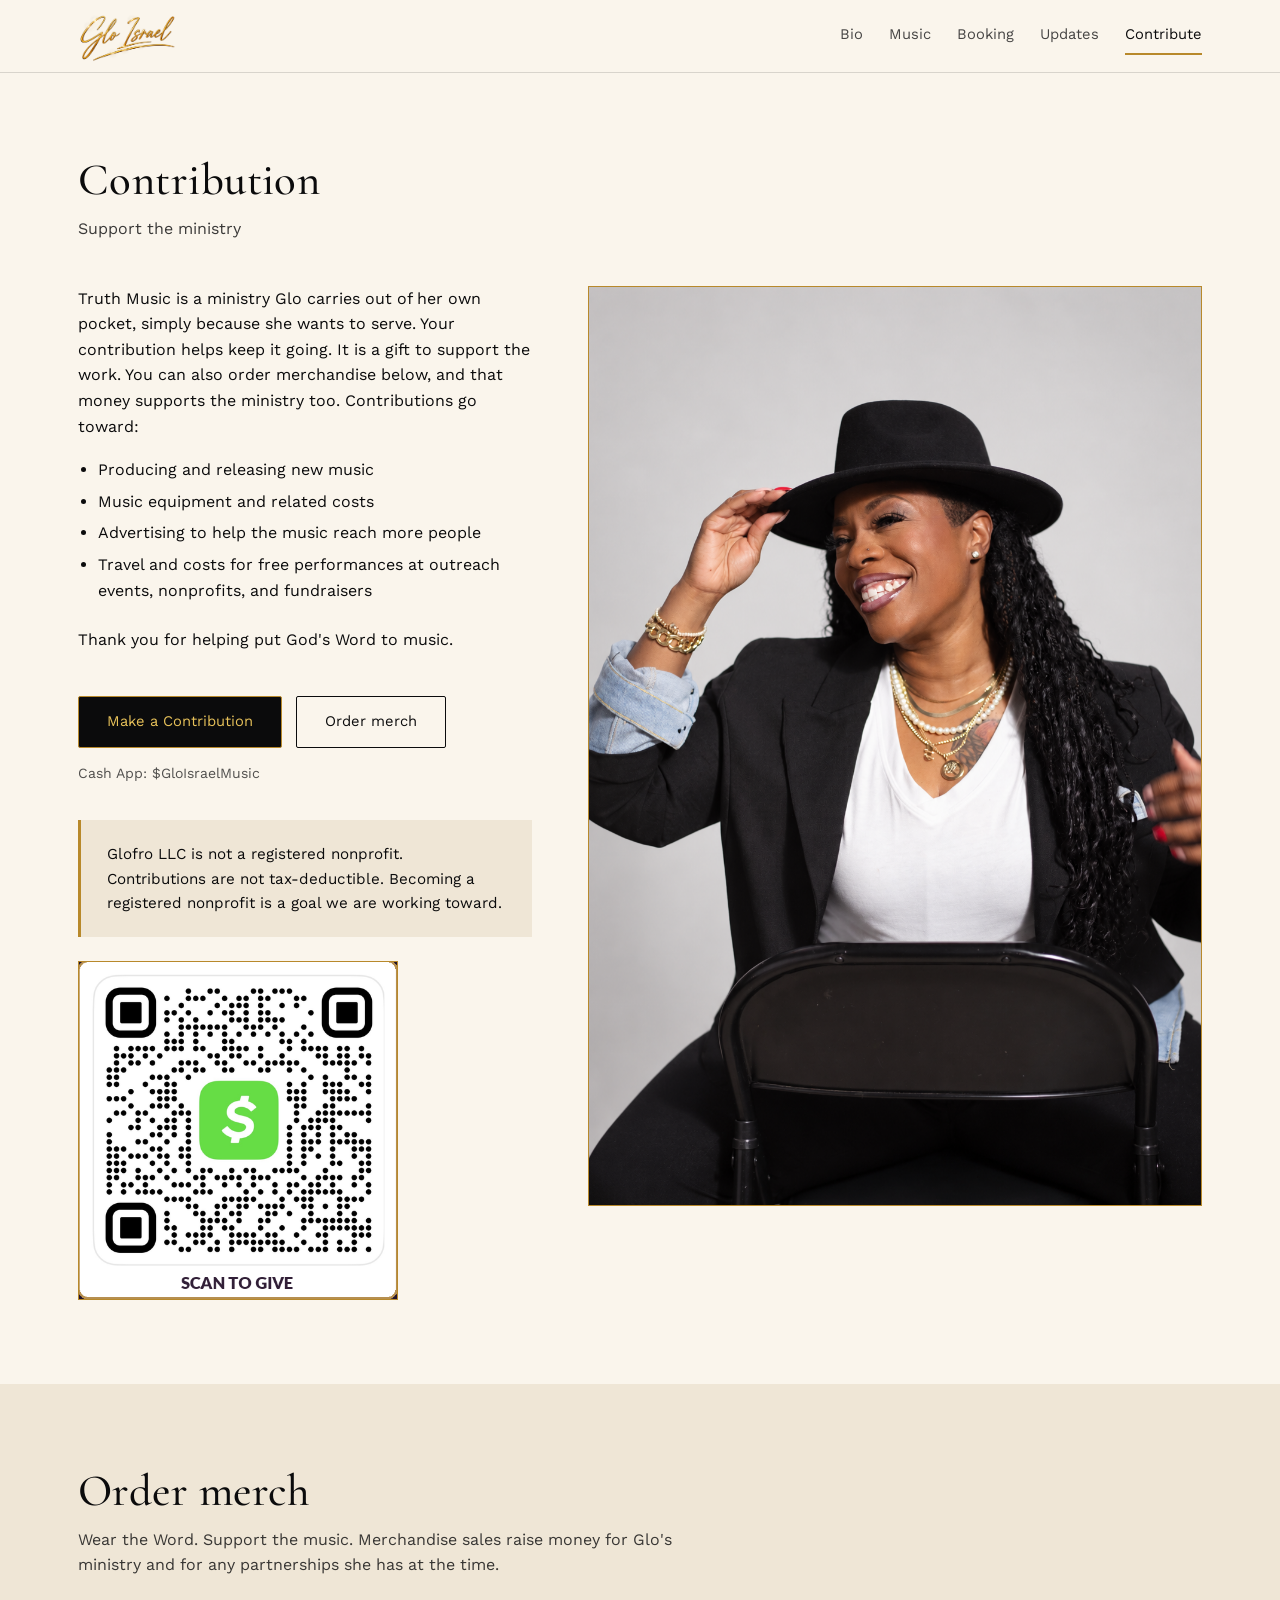
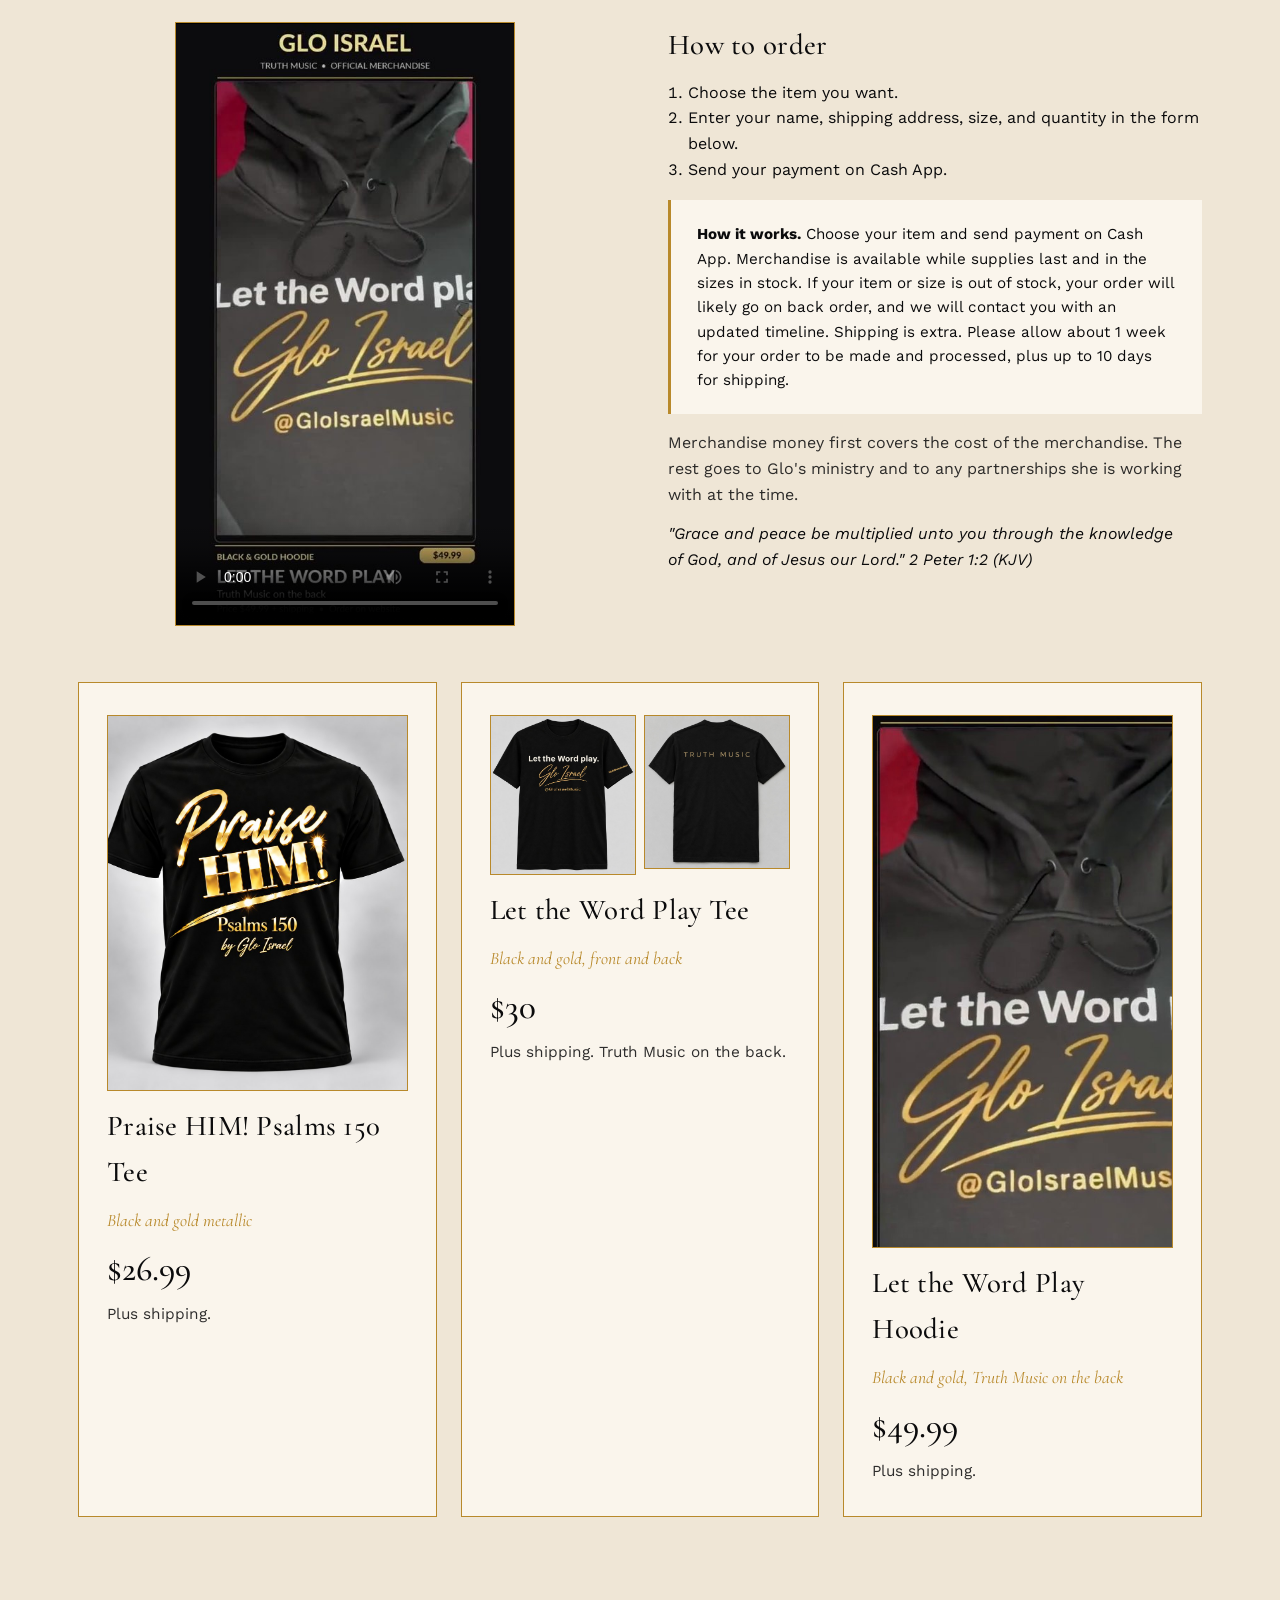
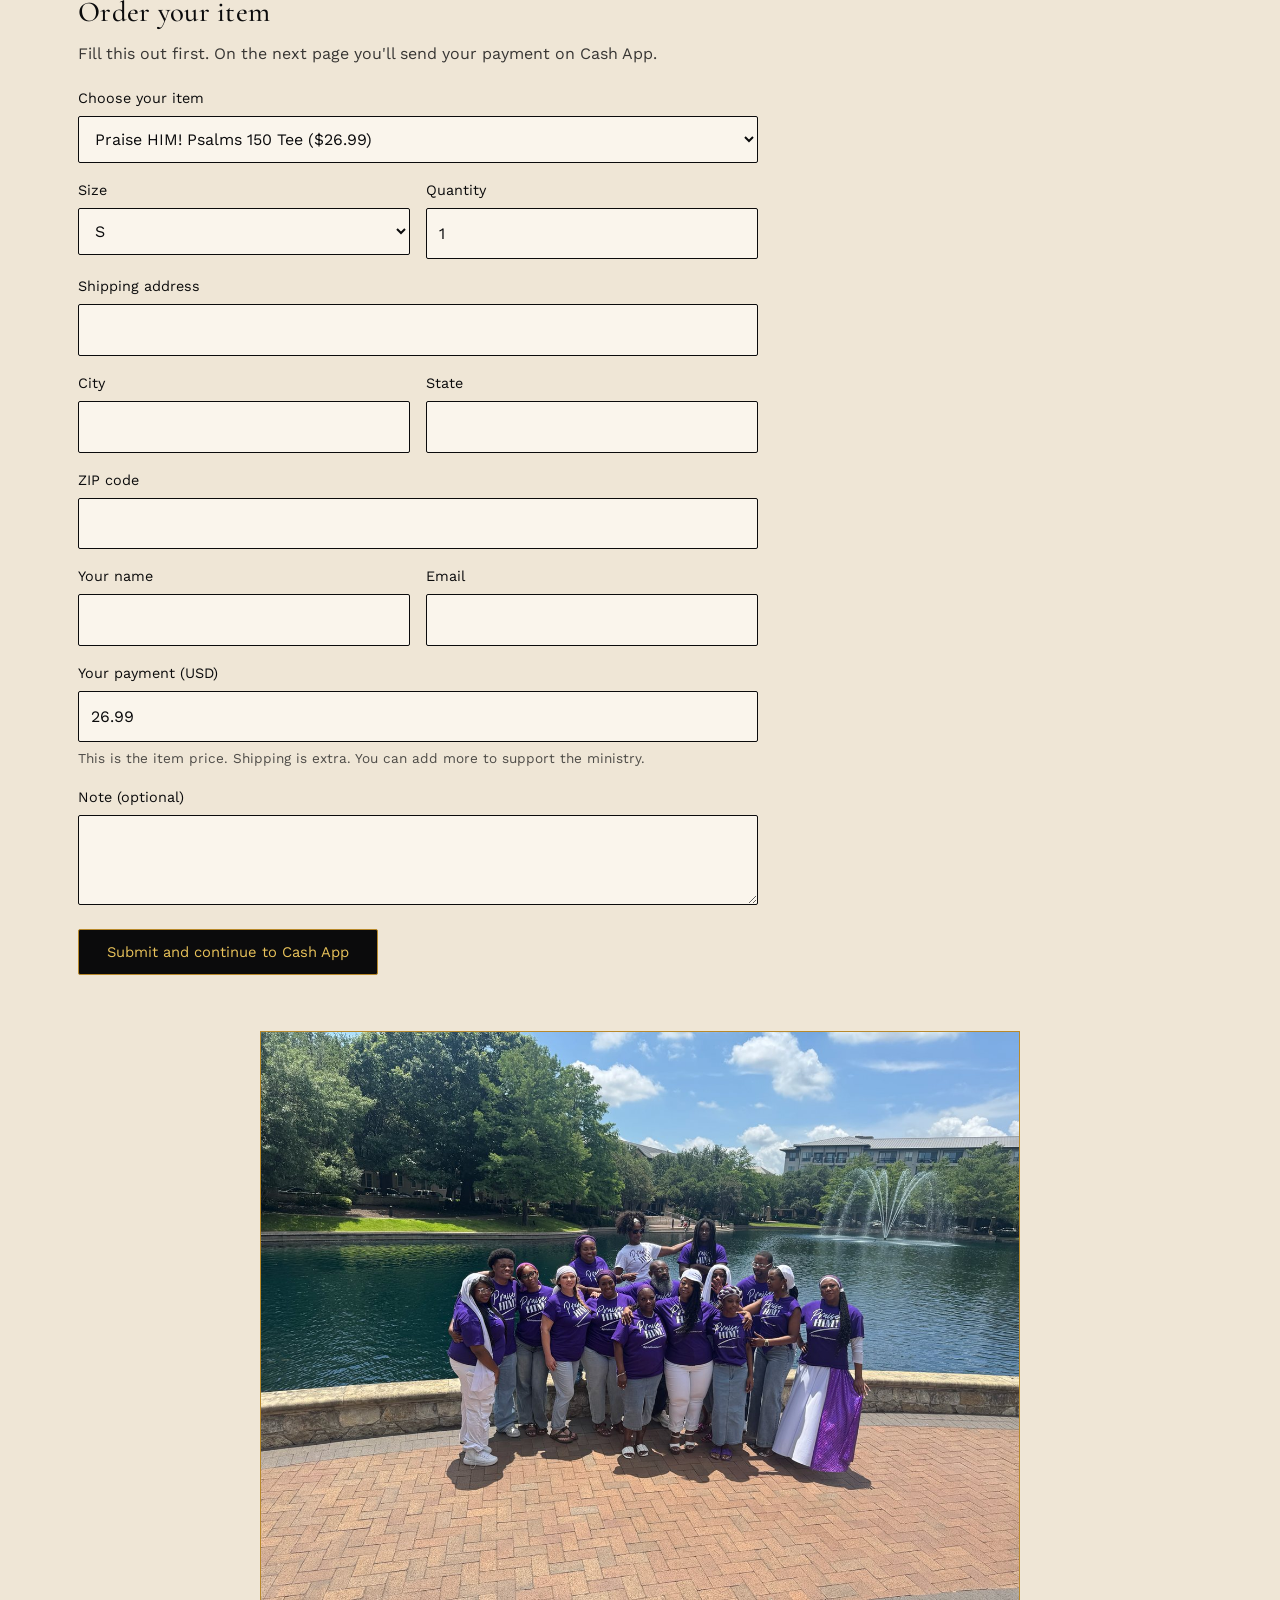
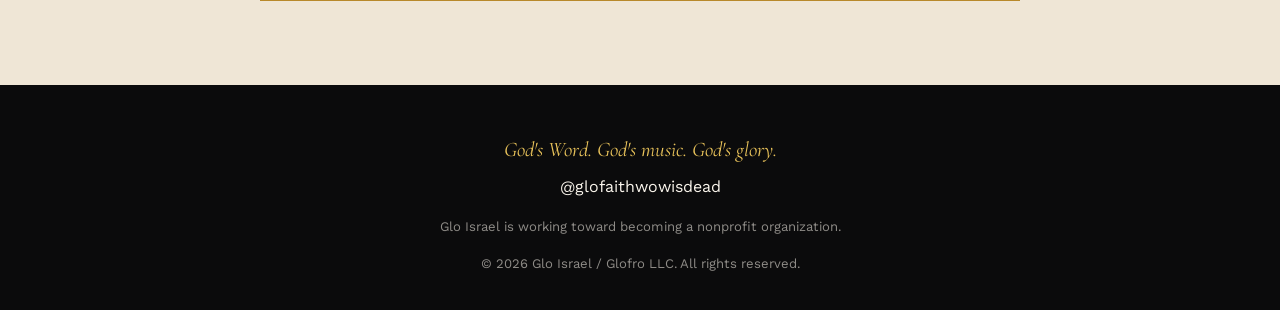
<file: contribute.html>
<!DOCTYPE html><html lang="en"><head><script>(function(w,d,s,l,i){w[l]=w[l]||[];w[l].push({'gtm.start':new Date().getTime(),event:'gtm.js'});var f=d.getElementsByTagName(s)[0],j=d.createElement(s),dl=l!='dataLayer'?'&l='+l:'';j.async=true;j.src='https://www.googletagmanager.com/gtm.js?id='+i+dl;f.parentNode.insertBefore(j,f);})(window,document,'script','dataLayer','GTM-5RPHSQC5');</script><meta charset="UTF-8"><meta name="viewport" content="width=device-width, initial-scale=1"><title>Contribute — Glo Israel</title><link rel="preconnect" href="https://fonts.googleapis.com"><link rel="preconnect" href="https://fonts.gstatic.com" crossorigin><link href="https://fonts.googleapis.com/css2?family=Cormorant+Garamond:ital,wght@0,400;0,500;0,600;1,400;1,500&family=Work+Sans:wght@300;400;500;600&display=swap" rel="stylesheet"><link rel="stylesheet" href="styles.css"><!-- TikTok Pixel Code Start --><script>
!function (w, d, t) {
  w.TiktokAnalyticsObject=t;var ttq=w[t]=w[t]||[];ttq.methods=["page","track","identify","instances","debug","on","off","once","ready","alias","group","enableCookie","disableCookie","holdConsent","revokeConsent","grantConsent"],ttq.setAndDefer=function(t,e){t[e]=function(){t.push([e].concat(Array.prototype.slice.call(arguments,0)))}};for(var i=0;i<ttq.methods.length;i++)ttq.setAndDefer(ttq,ttq.methods[i]);ttq.instance=function(t){for(
var e=ttq._i[t]||[],n=0;n<ttq.methods.length;n++)ttq.setAndDefer(e,ttq.methods[n]);return e},ttq.load=function(e,n){var r="https://analytics.tiktok.com/i18n/pixel/events.js",o=n&&n.partner;ttq._i=ttq._i||{},ttq._i[e]=[],ttq._i[e]._u=r,ttq._t=ttq._t||{},ttq._t[e]=+new Date,ttq._o=ttq._o||{},ttq._o[e]=n||{};n=document.createElement("script")
;n.type="text/javascript",n.async=!0,n.src=r+"?sdkid="+e+"&lib="+t;e=document.getElementsByTagName("script")[0];e.parentNode.insertBefore(n,e)};
  ttq.load('DBQCJ4JC77UBQ4PDUU9G');
  ttq.page();
}(window, document, 'ttq');
</script><!-- TikTok Pixel Code End --></head><body><noscript><iframe src="https://www.googletagmanager.com/ns.html?id=GTM-5RPHSQC5" height="0" width="0" style="display:none;visibility:hidden"></iframe></noscript>
<nav><div class="wrap"><a class="brand" href="index.html"><img src="images/logo-gold.png" alt="Glo Israel"></a><div class="navlinks"><a href="index.html#bio">Bio</a><a href="index.html#music">Music</a><a href="booking.html" >Booking</a><a href="updates.html" >Updates</a><a href="contribute.html" class="on">Contribute</a></div></div></nav>

<section><div class="wrap"><div class="head"><h2>Contribution</h2><p>Support the ministry</p></div>
<div class="bio-grid"><div><p>Truth Music is a ministry Glo carries out of her own pocket, simply because she wants to serve. Your contribution helps keep it going. It is a gift to support the work. You can also order merchandise below, and that money supports the ministry too. Contributions go toward:</p>
<ul class="use"><li>Producing and releasing new music</li><li>Music equipment and related costs</li><li>Advertising to help the music reach more people</li><li>Travel and costs for free performances at outreach events, nonprofits, and fundraisers</li></ul>
<p>Thank you for helping put God's Word to music.</p><br>
<div class="cta" style="margin-top:0"><a class="btn btn-gold" href="https://cash.app/$GloIsraelMusic" target="_blank" rel="noopener">Make a Contribution</a><a class="btn btn-line" href="#give">Order merch</a></div>
<p style="margin-top:14px;font-size:.88rem;opacity:.7">Cash App: $GloIsraelMusic</p>
<div class="note">Glofro LLC is not a registered nonprofit. Contributions are not tax-deductible. Becoming a registered nonprofit is a goal we are working toward.</div><img src="images/qr-cashapp.png" alt="Cash App QR code for $GloIsraelMusic" style="max-width:320px;margin-top:24px;border:1px solid var(--gold)"></div>
<div><img src="images/Side-seated smile.PNG" alt="Glo laughing outside a record store" style="border:1px solid var(--gold)"></div></div></div></section>

<section class="sand" id="give"><div class="wrap"><div class="head"><h2>Order merch</h2><p>Wear the Word. Support the music. Merchandise sales raise money for Glo's ministry and for any partnerships she has at the time.</p></div>
<div class="shop" style="align-items:start"><video controls playsinline preload="metadata" poster="images/merch-promo-poster.jpg" src="images/merch-promo.mp4" aria-label="Glo Israel merchandise video" style="width:100%;max-width:340px;aspect-ratio:9/16;background:#000;border:1px solid var(--gold);margin:0 auto;display:block"></video>
<div><h3 style="font-size:1.8rem;margin-bottom:12px">How to order</h3><ol style="margin:0 0 18px 20px"><li>Choose the item you want.</li><li>Enter your name, shipping address, size, and quantity in the form below.</li><li>Send your payment on Cash App.</li></ol>
<div class="note" style="margin:0 0 16px;background:var(--ivory)"><b>How it works.</b> Choose your item and send payment on Cash App. Merchandise is available while supplies last and in the sizes in stock. If your item or size is out of stock, your order will likely go on back order, and we will contact you with an updated timeline. Shipping is extra. Please allow about 1 week for your order to be made and processed, plus up to 10 days for shipping.</div>
<p style="opacity:.85;max-width:52ch">Merchandise money first covers the cost of the merchandise. The rest goes to Glo's ministry and to any partnerships she is working with at the time.</p>
<p style="font-style:italic;margin-top:14px;max-width:52ch">"Grace and peace be multiplied unto you through the knowledge of God, and of Jesus our Lord." 2 Peter 1:2 (KJV)</p></div></div>

<div class="cards" style="margin-top:56px">
<div class="card"><img src="images/shirt-black.jpg" alt="Praise HIM! Psalms 150 tee, black and gold" style="width:100%;border:1px solid var(--gold)"><h3>Praise HIM! Psalms 150 Tee</h3><div class="tag">Black and gold metallic</div><div class="price">$26.99</div><p>Plus shipping.</p></div>
<div class="card"><div style="display:grid;grid-template-columns:1fr 1fr;gap:8px"><img src="images/shirt-let-the-word-play-front.jpg" alt="Let the Word Play tee, front" style="width:100%;border:1px solid var(--gold)"><img src="images/shirt-let-the-word-play-back.jpg" alt="Let the Word Play tee, back: Truth Music" style="width:100%;border:1px solid var(--gold)"></div><h3>Let the Word Play Tee</h3><div class="tag">Black and gold, front and back</div><div class="price">$30</div><p>Plus shipping. Truth Music on the back.</p></div>
<div class="card"><img src="images/hoodie-front.jpg" alt="Let the Word Play hoodie, black and gold" style="width:100%;border:1px solid var(--gold)"><h3>Let the Word Play Hoodie</h3><div class="tag">Black and gold, Truth Music on the back</div><div class="price">$49.99</div><p>Plus shipping.</p></div></div>

<style>.gform{display:grid;gap:16px}.gform label{display:block;font-size:.9rem;margin-bottom:6px}.gform input,.gform select,.gform textarea{width:100%;padding:12px;font:inherit;border:1px solid var(--ink);background:var(--ivory);color:var(--ink);border-radius:2px}.gform textarea{min-height:90px;resize:vertical}.gform .two{display:grid;grid-template-columns:1fr 1fr;gap:16px}@media(max-width:640px){.gform .two{grid-template-columns:1fr}}.gform [hidden]{display:none}</style>
<div style="margin-top:72px;max-width:680px"><h3 style="font-size:1.8rem;margin-bottom:6px">Order your item</h3><p style="opacity:.8;margin-bottom:20px">Fill this out first. On the next page you'll send your payment on Cash App.</p>
<form class="gform" name="gift"><p hidden><label>Leave this empty: <input name="bot-field"></label></p>
<div><label for="g">Choose your item</label><select id="g" name="gift"><option data-k="praise" value="Praise HIM! Psalms 150 Tee">Praise HIM! Psalms 150 Tee ($26.99)</option><option data-k="word" value="Let the Word Play Tee">Let the Word Play Tee ($30)</option><option data-k="hoodie" value="Let the Word Play Hoodie">Let the Word Play Hoodie ($49.99)</option></select></div>
<div id="ship" style="display:grid;gap:16px"><div class="two"><div><label for="sz">Size</label><select id="sz" name="size"><option>S</option><option>M</option><option>L</option><option>XL</option><option>2XL</option></select></div><div><label for="q">Quantity</label><input id="q" name="quantity" type="number" min="1" max="10" value="1"></div></div>
<div id="addr" style="display:grid;gap:16px"><div><label for="st">Shipping address</label><input id="st" name="street" autocomplete="street-address" required></div><div class="two"><div><label for="ct">City</label><input id="ct" name="city" required></div><div><label for="sa">State</label><input id="sa" name="state" required></div></div><div><label for="zp">ZIP code</label><input id="zp" name="zip" required></div></div></div>
<div class="two"><div><label for="nm">Your name</label><input id="nm" name="name" required></div><div><label for="em">Email</label><input id="em" name="email" type="email" required></div></div>
<div><label for="amt">Your payment (USD)</label><input id="amt" name="amount" type="number" min="1" step="0.01" value="26.99" required><p style="font-size:.85rem;opacity:.7;margin-top:6px">This is the item price. Shipping is extra. You can add more to support the ministry.</p></div>
<div><label for="nt">Note (optional)</label><textarea id="nt" name="note"></textarea></div>
<div><button class="btn btn-gold" type="submit">Submit and continue to Cash App</button></div></form></div>

<div style="margin-top:56px"><img src="images/group-praise-him.jpg" alt="Group wearing purple Praise HIM! shirts by the water" style="width:100%;max-width:760px;margin:0 auto;border:1px solid var(--gold)"></div></div></section>
<script>
(function(){var P={praise:26.99,word:30,hoodie:49.99,none:1};
var g=document.getElementById('g'),q=document.getElementById('q'),a=document.getElementById('amt'),ship=document.getElementById('ship'),touched=false;
function key(){return g.options[g.selectedIndex].dataset.k}
function upd(){var k=key(),none=k==='none',n=Math.max(1,parseInt(q.value,10)||1),min=none?1:Math.round(P[k]*n*100)/100;
ship.hidden=none;ship.querySelectorAll('#addr input').forEach(function(i){i.required=!none});
a.min=min;if(!touched||(parseFloat(a.value)||0)<min){a.value=min.toFixed(2)}}
g.onchange=function(){touched=false;upd()};q.oninput=function(){touched=false;upd()};a.oninput=function(){touched=true};a.onblur=function(){upd()};
document.querySelector('form.gform').addEventListener('submit',function(e){e.preventDefault();var f=this;if(f.elements['bot-field'].value){return}upd();
try{localStorage.setItem('gloGift',JSON.stringify({amt:a.value,gift:g.value,qty:key()==='none'?'':q.value}))}catch(x){}
var btn=f.querySelector('button[type=submit]'),label=btn.textContent;btn.disabled=true;btn.textContent='Sending...';
var v=function(id){return document.getElementById(id).value};
var vals={'entry.2094740606':g.options[g.selectedIndex].text,'entry.1212348438':v('sz'),'entry.851783804':v('q'),'entry.1337725290':v('st'),'entry.1587231106':v('ct'),'entry.2105954213':v('sa'),'entry.232209647':v('zp'),'entry.1884265043':v('nm'),'entry.1596883111':v('em'),'entry.671802547':v('amt'),'entry.513669972':v('nt'),'fvv':'1','pageHistory':'0'};
var ifr=document.createElement('iframe');ifr.name='gsend';ifr.style.display='none';document.body.appendChild(ifr);
var hf=document.createElement('form');hf.method='POST';hf.target='gsend';hf.action='https://docs.google.com/forms/d/e/1FAIpQLSeW2_ZvWU9GWqrT-cEMejOs5B-XhD48g3uIhCsaqK9fMYYoDw/formResponse';hf.style.display='none';
Object.keys(vals).forEach(function(k){var i=document.createElement('input');i.type='hidden';i.name=k;i.value=vals[k];hf.appendChild(i)});
document.body.appendChild(hf);
var gone=false,go=function(){if(gone)return;gone=true;window.location.href='/gift-requested'};
ifr.addEventListener('load',function(){setTimeout(go,300)});
setTimeout(go,5000);
hf.submit();});
upd()})();
</script>
<footer><div class="wrap"><span class="s">God&#39;s Word. God&#39;s music. God&#39;s glory.</span><div>@glofaithwowisdead</div><div class="fine">Glo Israel is working toward becoming a nonprofit organization.</div><div class="fine">&copy; 2026 Glo Israel / Glofro LLC. All rights reserved.</div></div></footer></body></html>
</file>
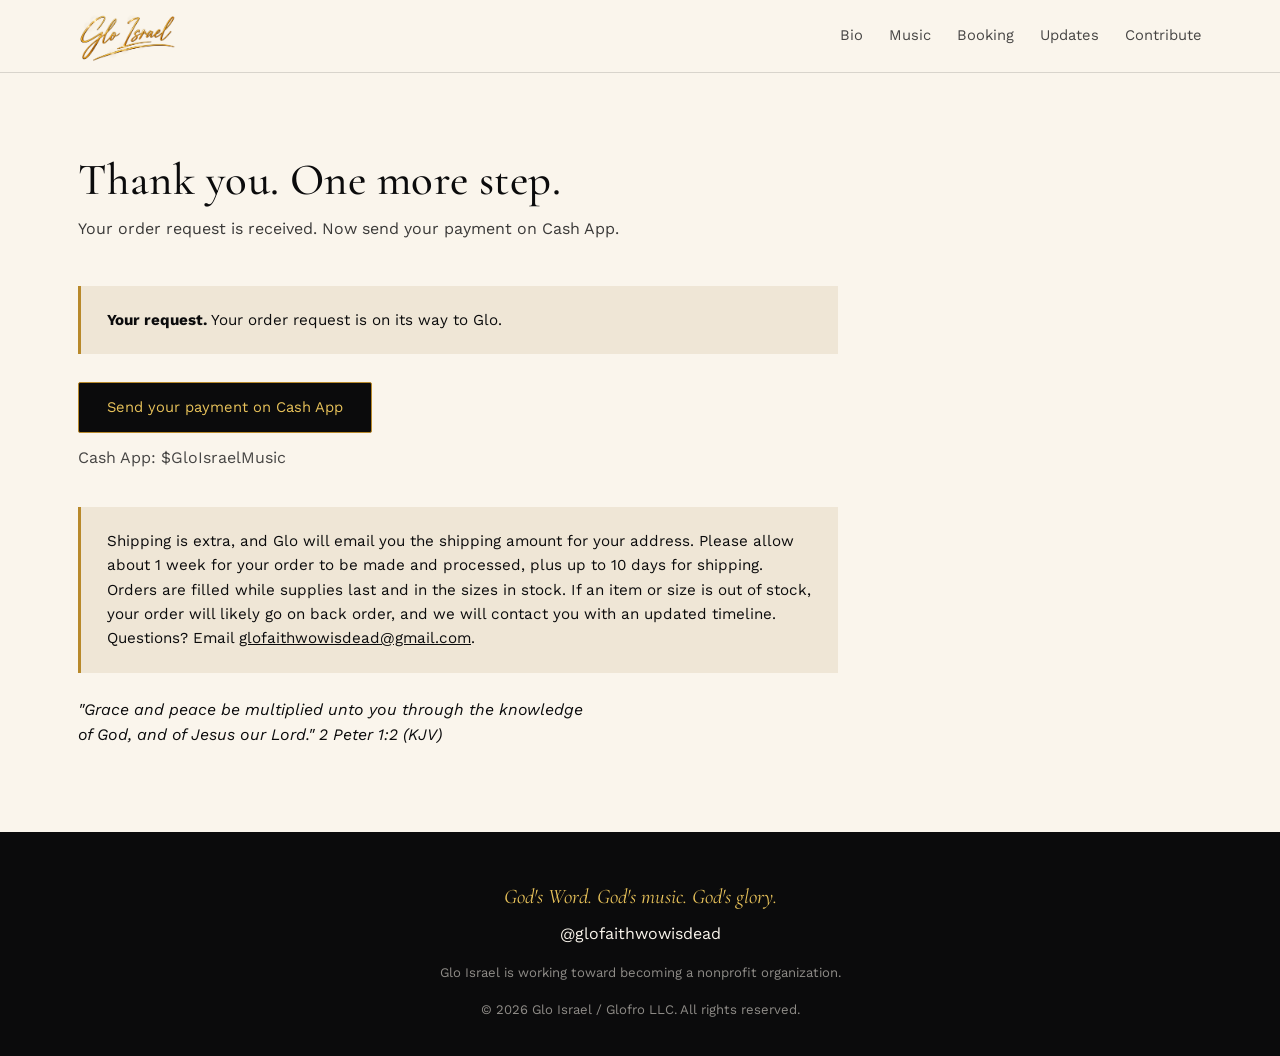
<file: gift-requested.html>
<!DOCTYPE html><html lang="en"><head><script>(function(w,d,s,l,i){w[l]=w[l]||[];w[l].push({'gtm.start':new Date().getTime(),event:'gtm.js'});var f=d.getElementsByTagName(s)[0],j=d.createElement(s),dl=l!='dataLayer'?'&l='+l:'';j.async=true;j.src='https://www.googletagmanager.com/gtm.js?id='+i+dl;f.parentNode.insertBefore(j,f);})(window,document,'script','dataLayer','GTM-5RPHSQC5');</script><meta charset="UTF-8"><meta name="viewport" content="width=device-width, initial-scale=1"><title>Gift requested — Glo Israel</title><link rel="preconnect" href="https://fonts.googleapis.com"><link rel="preconnect" href="https://fonts.gstatic.com" crossorigin><link href="https://fonts.googleapis.com/css2?family=Cormorant+Garamond:ital,wght@0,400;0,500;0,600;1,400;1,500&family=Work+Sans:wght@300;400;500;600&display=swap" rel="stylesheet"><link rel="stylesheet" href="styles.css"><meta name="robots" content="noindex,nofollow"><!-- TikTok Pixel Code Start --><script>
!function (w, d, t) {
  w.TiktokAnalyticsObject=t;var ttq=w[t]=w[t]||[];ttq.methods=["page","track","identify","instances","debug","on","off","once","ready","alias","group","enableCookie","disableCookie","holdConsent","revokeConsent","grantConsent"],ttq.setAndDefer=function(t,e){t[e]=function(){t.push([e].concat(Array.prototype.slice.call(arguments,0)))}};for(var i=0;i<ttq.methods.length;i++)ttq.setAndDefer(ttq,ttq.methods[i]);ttq.instance=function(t){for(
var e=ttq._i[t]||[],n=0;n<ttq.methods.length;n++)ttq.setAndDefer(e,ttq.methods[n]);return e},ttq.load=function(e,n){var r="https://analytics.tiktok.com/i18n/pixel/events.js",o=n&&n.partner;ttq._i=ttq._i||{},ttq._i[e]=[],ttq._i[e]._u=r,ttq._t=ttq._t||{},ttq._t[e]=+new Date,ttq._o=ttq._o||{},ttq._o[e]=n||{};n=document.createElement("script")
;n.type="text/javascript",n.async=!0,n.src=r+"?sdkid="+e+"&lib="+t;e=document.getElementsByTagName("script")[0];e.parentNode.insertBefore(n,e)};
  ttq.load('DBQCJ4JC77UBQ4PDUU9G');
  ttq.page();
  ttq.track('SubmitForm');
}(window, document, 'ttq');
</script><!-- TikTok Pixel Code End --></head><body><noscript><iframe src="https://www.googletagmanager.com/ns.html?id=GTM-5RPHSQC5" height="0" width="0" style="display:none;visibility:hidden"></iframe></noscript><nav><div class="wrap"><a class="brand" href="index.html"><img src="images/logo-gold.png" alt="Glo Israel"></a><div class="navlinks"><a href="index.html#bio">Bio</a><a href="index.html#music">Music</a><a href="booking.html" >Booking</a><a href="updates.html" >Updates</a><a href="contribute.html" >Contribute</a></div></div></nav>
<section><div class="wrap"><div class="head"><h2>Thank you. One more step.</h2><p>Your order request is received. Now send your payment on Cash App.</p></div>
<div class="note" id="sum" style="margin-top:0"><b>Your request.</b> <span id="gs">Your order request is on its way to Glo.</span></div>
<div class="cta" style="margin:28px 0 12px"><a class="btn btn-gold" id="pay" href="https://cash.app/$GloIsraelMusic" target="_blank" rel="noopener">Send your payment on Cash App</a></div>
<p style="opacity:.75;margin-bottom:24px">Cash App: $GloIsraelMusic</p>
<div class="note">Shipping is extra, and Glo will email you the shipping amount for your address. Please allow about 1 week for your order to be made and processed, plus up to 10 days for shipping. Orders are filled while supplies last and in the sizes in stock. If an item or size is out of stock, your order will likely go on back order, and we will contact you with an updated timeline. Questions? Email <a href="mailto:glofaithwowisdead@gmail.com" style="text-decoration:underline">glofaithwowisdead@gmail.com</a>.</div>
<p style="font-style:italic;margin-top:24px;max-width:52ch">"Grace and peace be multiplied unto you through the knowledge of God, and of Jesus our Lord." 2 Peter 1:2 (KJV)</p></div></section>
<script>
try{var d=JSON.parse(localStorage.getItem('gloGift')||'null');if(d&&d.amt){document.getElementById('pay').href='https://cash.app/$GloIsraelMusic/'+encodeURIComponent(d.amt);document.getElementById('pay').textContent='Send $'+d.amt+' on Cash App';document.getElementById('gs').textContent=d.gift+(d.qty?' x '+d.qty:'')+', payment of $'+d.amt+'.'}}catch(e){}
</script>
<footer><div class="wrap"><span class="s">God&#39;s Word. God&#39;s music. God&#39;s glory.</span><div>@glofaithwowisdead</div><div class="fine">Glo Israel is working toward becoming a nonprofit organization.</div><div class="fine">&copy; 2026 Glo Israel / Glofro LLC. All rights reserved.</div></div></footer></body></html>
</file>
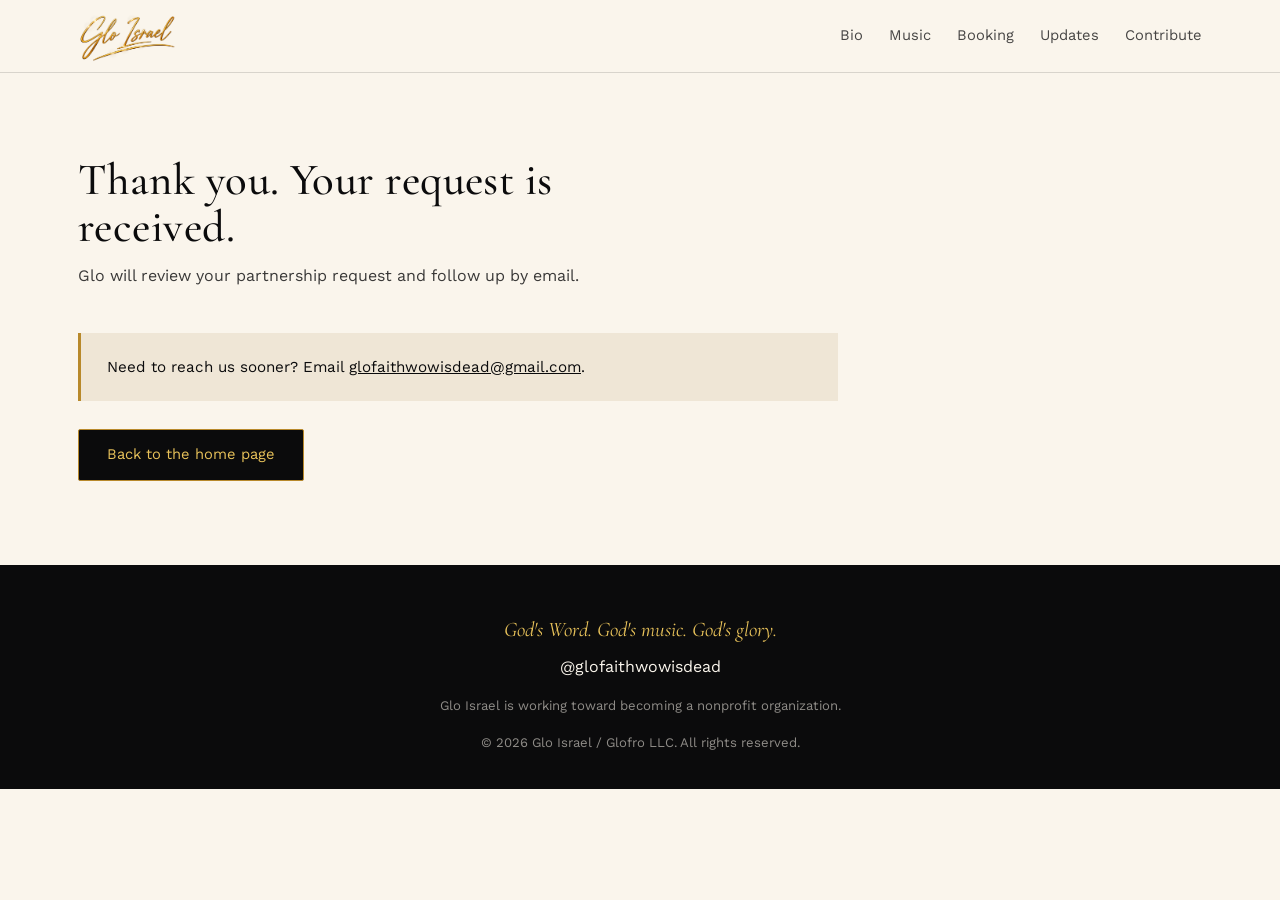
<file: partner-received.html>
<!DOCTYPE html><html lang="en"><head><script>(function(w,d,s,l,i){w[l]=w[l]||[];w[l].push({'gtm.start':new Date().getTime(),event:'gtm.js'});var f=d.getElementsByTagName(s)[0],j=d.createElement(s),dl=l!='dataLayer'?'&l='+l:'';j.async=true;j.src='https://www.googletagmanager.com/gtm.js?id='+i+dl;f.parentNode.insertBefore(j,f);})(window,document,'script','dataLayer','GTM-5RPHSQC5');</script><meta charset="UTF-8"><meta name="viewport" content="width=device-width, initial-scale=1"><title>Request received — Glo Israel</title><link rel="preconnect" href="https://fonts.googleapis.com"><link rel="preconnect" href="https://fonts.gstatic.com" crossorigin><link href="https://fonts.googleapis.com/css2?family=Cormorant+Garamond:ital,wght@0,400;0,500;0,600;1,400;1,500&family=Work+Sans:wght@300;400;500;600&display=swap" rel="stylesheet"><link rel="stylesheet" href="styles.css"><meta name="robots" content="noindex,nofollow"><!-- TikTok Pixel Code Start --><script>
!function (w, d, t) {
  w.TiktokAnalyticsObject=t;var ttq=w[t]=w[t]||[];ttq.methods=["page","track","identify","instances","debug","on","off","once","ready","alias","group","enableCookie","disableCookie","holdConsent","revokeConsent","grantConsent"],ttq.setAndDefer=function(t,e){t[e]=function(){t.push([e].concat(Array.prototype.slice.call(arguments,0)))}};for(var i=0;i<ttq.methods.length;i++)ttq.setAndDefer(ttq,ttq.methods[i]);ttq.instance=function(t){for(
var e=ttq._i[t]||[],n=0;n<ttq.methods.length;n++)ttq.setAndDefer(e,ttq.methods[n]);return e},ttq.load=function(e,n){var r="https://analytics.tiktok.com/i18n/pixel/events.js",o=n&&n.partner;ttq._i=ttq._i||{},ttq._i[e]=[],ttq._i[e]._u=r,ttq._t=ttq._t||{},ttq._t[e]=+new Date,ttq._o=ttq._o||{},ttq._o[e]=n||{};n=document.createElement("script")
;n.type="text/javascript",n.async=!0,n.src=r+"?sdkid="+e+"&lib="+t;e=document.getElementsByTagName("script")[0];e.parentNode.insertBefore(n,e)};
  ttq.load('DBQCJ4JC77UBQ4PDUU9G');
  ttq.page();
  ttq.track('SubmitForm');
}(window, document, 'ttq');
</script><!-- TikTok Pixel Code End --></head><body><noscript><iframe src="https://www.googletagmanager.com/ns.html?id=GTM-5RPHSQC5" height="0" width="0" style="display:none;visibility:hidden"></iframe></noscript><nav><div class="wrap"><a class="brand" href="index.html"><img src="images/logo-gold.png" alt="Glo Israel"></a><div class="navlinks"><a href="index.html#bio">Bio</a><a href="index.html#music">Music</a><a href="booking.html" >Booking</a><a href="updates.html" >Updates</a><a href="contribute.html" >Contribute</a></div></div></nav>
<section><div class="wrap"><div class="head"><h2>Thank you. Your request is received.</h2><p>Glo will review your partnership request and follow up by email.</p></div>
<div class="note">Need to reach us sooner? Email <a href="mailto:glofaithwowisdead@gmail.com" style="text-decoration:underline">glofaithwowisdead@gmail.com</a>.</div>
<div class="cta" style="margin-top:28px"><a class="btn btn-gold" href="index.html">Back to the home page</a></div></div></section>
<footer><div class="wrap"><span class="s">God&#39;s Word. God&#39;s music. God&#39;s glory.</span><div>@glofaithwowisdead</div><div class="fine">Glo Israel is working toward becoming a nonprofit organization.</div><div class="fine">&copy; 2026 Glo Israel / Glofro LLC. All rights reserved.</div></div></footer></body></html>
</file>
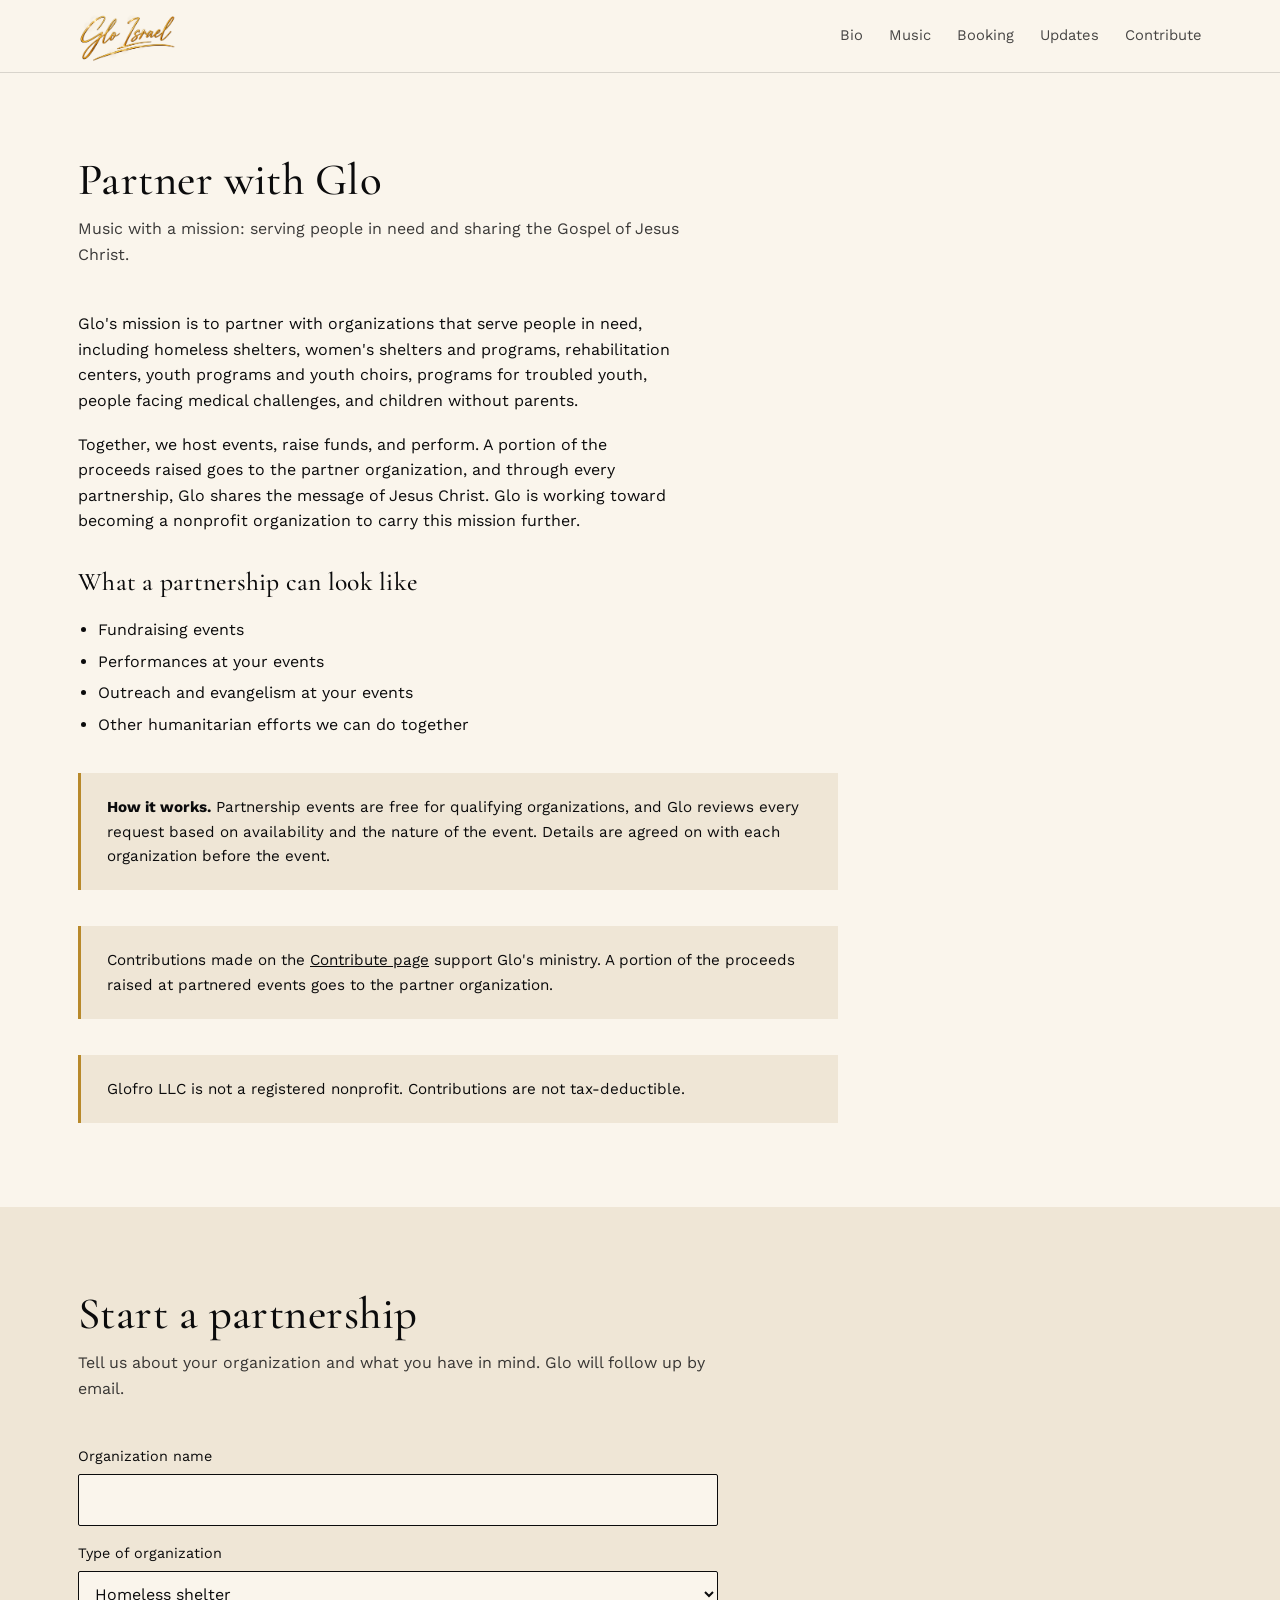
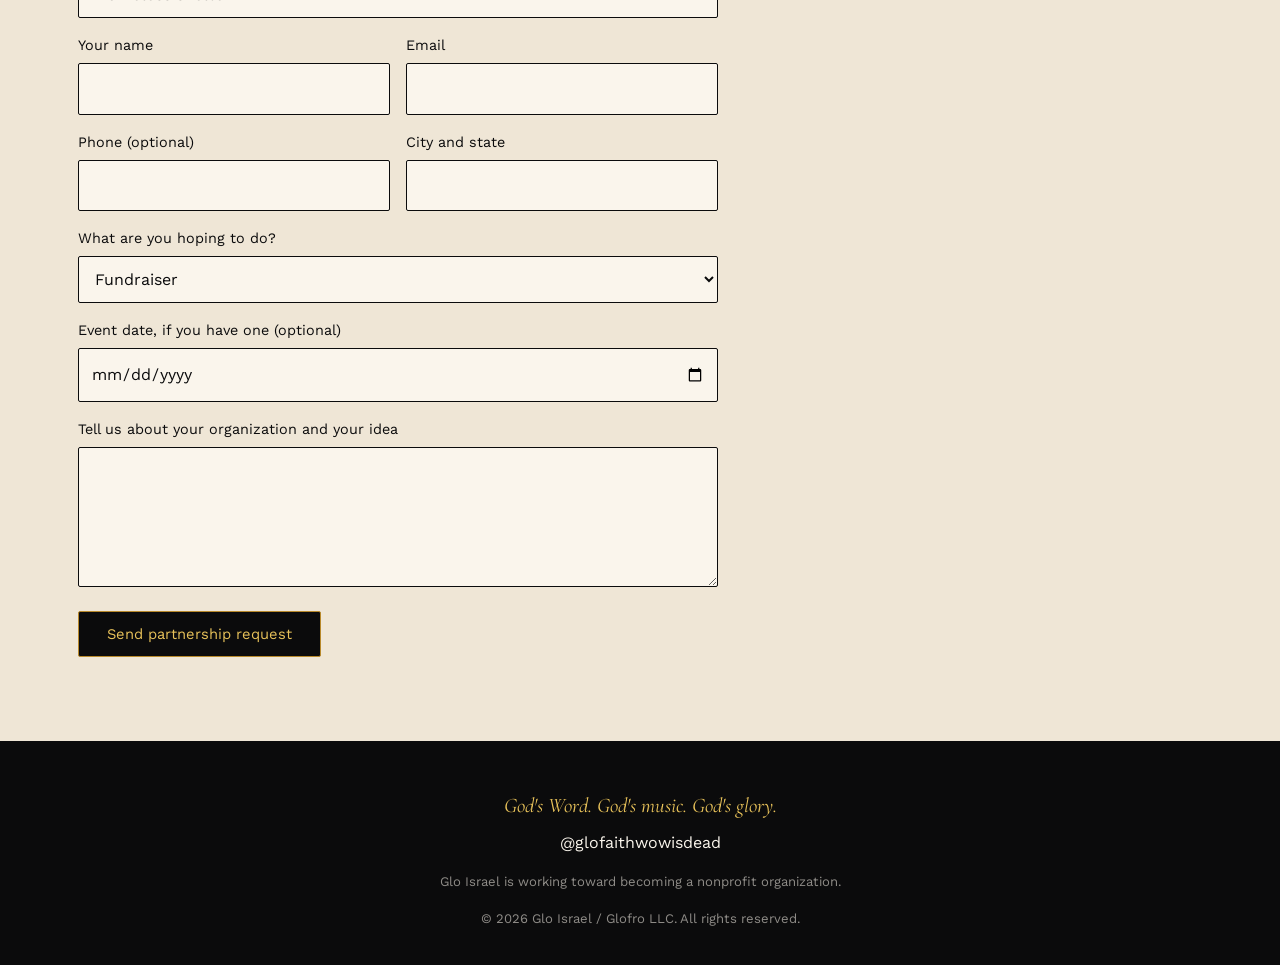
<file: partner.html>
<!DOCTYPE html><html lang="en"><head><script>(function(w,d,s,l,i){w[l]=w[l]||[];w[l].push({'gtm.start':new Date().getTime(),event:'gtm.js'});var f=d.getElementsByTagName(s)[0],j=d.createElement(s),dl=l!='dataLayer'?'&l='+l:'';j.async=true;j.src='https://www.googletagmanager.com/gtm.js?id='+i+dl;f.parentNode.insertBefore(j,f);})(window,document,'script','dataLayer','GTM-5RPHSQC5');</script><meta charset="UTF-8"><meta name="viewport" content="width=device-width, initial-scale=1"><title>Partner with Glo — Glo Israel</title><link rel="preconnect" href="https://fonts.googleapis.com"><link rel="preconnect" href="https://fonts.gstatic.com" crossorigin><link href="https://fonts.googleapis.com/css2?family=Cormorant+Garamond:ital,wght@0,400;0,500;0,600;1,400;1,500&family=Work+Sans:wght@300;400;500;600&display=swap" rel="stylesheet"><link rel="stylesheet" href="styles.css"><style>.pform{display:grid;gap:16px;max-width:640px}.pform label{display:block;font-size:.9rem;margin-bottom:6px}.pform input,.pform select,.pform textarea{width:100%;padding:12px;font:inherit;border:1px solid var(--ink);background:var(--ivory);color:var(--ink);border-radius:2px}.pform textarea{min-height:140px;resize:vertical}.pform .two{display:grid;grid-template-columns:1fr 1fr;gap:16px}@media(max-width:640px){.pform .two{grid-template-columns:1fr}}</style><!-- TikTok Pixel Code Start --><script>
!function (w, d, t) {
  w.TiktokAnalyticsObject=t;var ttq=w[t]=w[t]||[];ttq.methods=["page","track","identify","instances","debug","on","off","once","ready","alias","group","enableCookie","disableCookie","holdConsent","revokeConsent","grantConsent"],ttq.setAndDefer=function(t,e){t[e]=function(){t.push([e].concat(Array.prototype.slice.call(arguments,0)))}};for(var i=0;i<ttq.methods.length;i++)ttq.setAndDefer(ttq,ttq.methods[i]);ttq.instance=function(t){for(
var e=ttq._i[t]||[],n=0;n<ttq.methods.length;n++)ttq.setAndDefer(e,ttq.methods[n]);return e},ttq.load=function(e,n){var r="https://analytics.tiktok.com/i18n/pixel/events.js",o=n&&n.partner;ttq._i=ttq._i||{},ttq._i[e]=[],ttq._i[e]._u=r,ttq._t=ttq._t||{},ttq._t[e]=+new Date,ttq._o=ttq._o||{},ttq._o[e]=n||{};n=document.createElement("script")
;n.type="text/javascript",n.async=!0,n.src=r+"?sdkid="+e+"&lib="+t;e=document.getElementsByTagName("script")[0];e.parentNode.insertBefore(n,e)};
  ttq.load('DBQCJ4JC77UBQ4PDUU9G');
  ttq.page();
}(window, document, 'ttq');
</script><!-- TikTok Pixel Code End --></head><body><noscript><iframe src="https://www.googletagmanager.com/ns.html?id=GTM-5RPHSQC5" height="0" width="0" style="display:none;visibility:hidden"></iframe></noscript><nav><div class="wrap"><a class="brand" href="index.html"><img src="images/logo-gold.png" alt="Glo Israel"></a><div class="navlinks"><a href="index.html#bio">Bio</a><a href="index.html#music">Music</a><a href="booking.html" >Booking</a><a href="updates.html" >Updates</a><a href="contribute.html" >Contribute</a></div></div></nav>
<section><div class="wrap"><div class="head"><h2>Partner with Glo</h2><p>Music with a mission: serving people in need and sharing the Gospel of Jesus Christ.</p></div>
<div style="max-width:60ch"><p style="margin-bottom:18px">Glo's mission is to partner with organizations that serve people in need, including homeless shelters, women's shelters and programs, rehabilitation centers, youth programs and youth choirs, programs for troubled youth, people facing medical challenges, and children without parents.</p>
<p style="margin-bottom:18px">Together, we host events, raise funds, and perform. A portion of the proceeds raised goes to the partner organization, and through every partnership, Glo shares the message of Jesus Christ. Glo is working toward becoming a nonprofit organization to carry this mission further.</p>
<h3 style="font-size:1.6rem;margin-top:28px">What a partnership can look like</h3>
<ul class="use"><li>Fundraising events</li><li>Performances at your events</li><li>Outreach and evangelism at your events</li><li>Other humanitarian efforts we can do together</li></ul></div>
<div class="note"><b>How it works.</b> Partnership events are free for qualifying organizations, and Glo reviews every request based on availability and the nature of the event. Details are agreed on with each organization before the event.</div>
<div class="note">Contributions made on the <a href="contribute.html" style="text-decoration:underline">Contribute page</a> support Glo's ministry. A portion of the proceeds raised at partnered events goes to the partner organization.</div>
<div class="note">Glofro LLC is not a registered nonprofit. Contributions are not tax-deductible.</div></div></section>
<section class="sand" id="request"><div class="wrap"><div class="head"><h2>Start a partnership</h2><p>Tell us about your organization and what you have in mind. Glo will follow up by email.</p></div>
<form class="pform" name="partnership"><p hidden><label>Leave this empty: <input name="bot-field"></label></p>
<div><label for="org">Organization name</label><input id="org" name="organization" required></div>
<div><label for="type">Type of organization</label><select id="type" name="org_type"><option>Homeless shelter</option><option>Women's shelter or program</option><option>Youth program or youth choir</option><option>Troubled youth program</option><option>Rehabilitation center</option><option>Medical or health support</option><option>Children and family services</option><option>Church or ministry</option><option>Other</option></select></div>
<div class="two"><div><label for="nm">Your name</label><input id="nm" name="name" required></div><div><label for="em">Email</label><input id="em" name="email" type="email" required></div></div>
<div class="two"><div><label for="ph">Phone (optional)</label><input id="ph" name="phone" type="tel"></div><div><label for="loc">City and state</label><input id="loc" name="location"></div></div>
<div><label for="kind">What are you hoping to do?</label><select id="kind" name="partnership_type"><option>Fundraiser</option><option>Performance at our event</option><option>Outreach event</option><option>Something else</option></select></div>
<div><label for="dt">Event date, if you have one (optional)</label><input id="dt" name="event_date" type="date"></div>
<div><label for="msg">Tell us about your organization and your idea</label><textarea id="msg" name="message" required></textarea></div>
<div><button class="btn btn-gold" type="submit">Send partnership request</button></div></form></div></section>
<script>
(function(){var GURL='https://docs.google.com/forms/d/e/1FAIpQLScvipniTcrh6cdIy3aovTxzfxKqcm1rfsv8OJrK7KlS0aFb5A/formResponse';
document.querySelector('form.pform').addEventListener('submit',function(e){e.preventDefault();var f=this;if(f.elements['bot-field'].value){return}
var btn=f.querySelector('button[type=submit]'),label=btn.textContent;btn.disabled=true;btn.textContent='Sending...';
var v=function(id){return document.getElementById(id).value};
var vals={'entry.1818012013':v('org'),'entry.799846480':v('type'),'entry.599806309':v('nm'),'entry.1213011541':v('em'),'entry.181547080':v('ph'),'entry.2041737850':v('loc'),'entry.1862842185':v('kind'),'entry.1184377210':v('msg'),'fvv':'1','pageHistory':'0'};
var d=v('dt').split('-');if(d.length===3){vals['entry.845764982_year']=d[0];vals['entry.845764982_month']=String(parseInt(d[1],10));vals['entry.845764982_day']=String(parseInt(d[2],10))}
var ifr=document.createElement('iframe');ifr.name='gsend';ifr.style.display='none';document.body.appendChild(ifr);
var hf=document.createElement('form');hf.method='POST';hf.target='gsend';hf.action=GURL;hf.style.display='none';
Object.keys(vals).forEach(function(k){var i=document.createElement('input');i.type='hidden';i.name=k;i.value=vals[k];hf.appendChild(i)});
document.body.appendChild(hf);
var gone=false,go=function(){if(gone)return;gone=true;window.location.href='/partnership-received'};
ifr.addEventListener('load',function(){setTimeout(go,300)});
setTimeout(go,5000);
hf.submit()})})();
</script>
<footer><div class="wrap"><span class="s">God&#39;s Word. God&#39;s music. God&#39;s glory.</span><div>@glofaithwowisdead</div><div class="fine">Glo Israel is working toward becoming a nonprofit organization.</div><div class="fine">&copy; 2026 Glo Israel / Glofro LLC. All rights reserved.</div></div></footer></body></html>
</file>
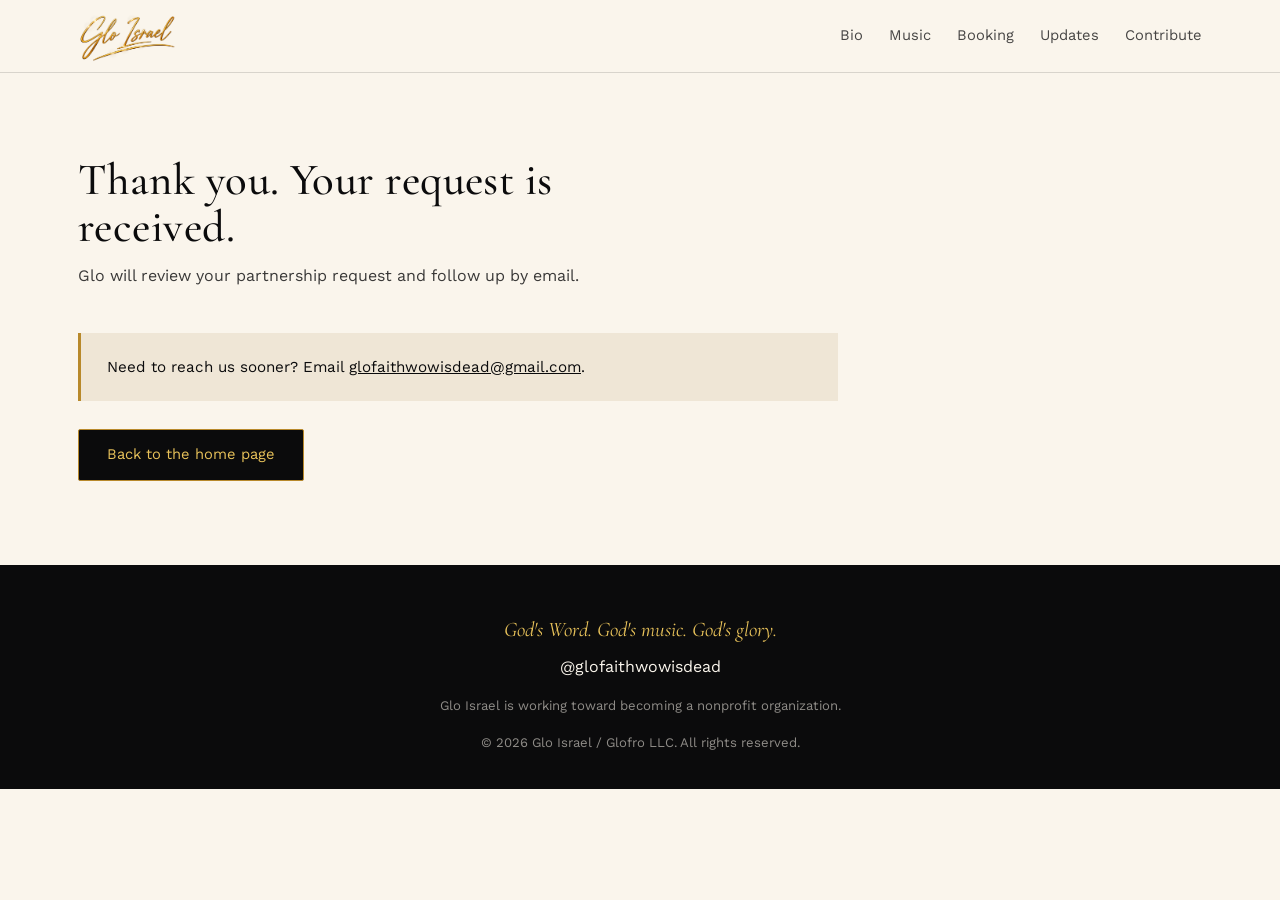
<file: partnership-received.html>
<!DOCTYPE html><html lang="en"><head><script>(function(w,d,s,l,i){w[l]=w[l]||[];w[l].push({'gtm.start':new Date().getTime(),event:'gtm.js'});var f=d.getElementsByTagName(s)[0],j=d.createElement(s),dl=l!='dataLayer'?'&l='+l:'';j.async=true;j.src='https://www.googletagmanager.com/gtm.js?id='+i+dl;f.parentNode.insertBefore(j,f);})(window,document,'script','dataLayer','GTM-5RPHSQC5');</script><meta charset="UTF-8"><meta name="viewport" content="width=device-width, initial-scale=1"><title>Request received — Glo Israel</title><link rel="preconnect" href="https://fonts.googleapis.com"><link rel="preconnect" href="https://fonts.gstatic.com" crossorigin><link href="https://fonts.googleapis.com/css2?family=Cormorant+Garamond:ital,wght@0,400;0,500;0,600;1,400;1,500&family=Work+Sans:wght@300;400;500;600&display=swap" rel="stylesheet"><link rel="stylesheet" href="styles.css"><meta name="robots" content="noindex,nofollow"><!-- TikTok Pixel Code Start --><script>
!function (w, d, t) {
  w.TiktokAnalyticsObject=t;var ttq=w[t]=w[t]||[];ttq.methods=["page","track","identify","instances","debug","on","off","once","ready","alias","group","enableCookie","disableCookie","holdConsent","revokeConsent","grantConsent"],ttq.setAndDefer=function(t,e){t[e]=function(){t.push([e].concat(Array.prototype.slice.call(arguments,0)))}};for(var i=0;i<ttq.methods.length;i++)ttq.setAndDefer(ttq,ttq.methods[i]);ttq.instance=function(t){for(
var e=ttq._i[t]||[],n=0;n<ttq.methods.length;n++)ttq.setAndDefer(e,ttq.methods[n]);return e},ttq.load=function(e,n){var r="https://analytics.tiktok.com/i18n/pixel/events.js",o=n&&n.partner;ttq._i=ttq._i||{},ttq._i[e]=[],ttq._i[e]._u=r,ttq._t=ttq._t||{},ttq._t[e]=+new Date,ttq._o=ttq._o||{},ttq._o[e]=n||{};n=document.createElement("script")
;n.type="text/javascript",n.async=!0,n.src=r+"?sdkid="+e+"&lib="+t;e=document.getElementsByTagName("script")[0];e.parentNode.insertBefore(n,e)};
  ttq.load('DBQCJ4JC77UBQ4PDUU9G');
  ttq.page();
  ttq.track('SubmitForm');
}(window, document, 'ttq');
</script><!-- TikTok Pixel Code End --></head><body><noscript><iframe src="https://www.googletagmanager.com/ns.html?id=GTM-5RPHSQC5" height="0" width="0" style="display:none;visibility:hidden"></iframe></noscript><nav><div class="wrap"><a class="brand" href="index.html"><img src="images/logo-gold.png" alt="Glo Israel"></a><div class="navlinks"><a href="index.html#bio">Bio</a><a href="index.html#music">Music</a><a href="booking.html" >Booking</a><a href="updates.html" >Updates</a><a href="contribute.html" >Contribute</a></div></div></nav>
<section><div class="wrap"><div class="head"><h2>Thank you. Your request is received.</h2><p>Glo will review your partnership request and follow up by email.</p></div>
<div class="note">Need to reach us sooner? Email <a href="mailto:glofaithwowisdead@gmail.com" style="text-decoration:underline">glofaithwowisdead@gmail.com</a>.</div>
<div class="cta" style="margin-top:28px"><a class="btn btn-gold" href="index.html">Back to the home page</a></div></div></section>
<footer><div class="wrap"><span class="s">God&#39;s Word. God&#39;s music. God&#39;s glory.</span><div>@glofaithwowisdead</div><div class="fine">Glo Israel is working toward becoming a nonprofit organization.</div><div class="fine">&copy; 2026 Glo Israel / Glofro LLC. All rights reserved.</div></div></footer></body></html>
</file>
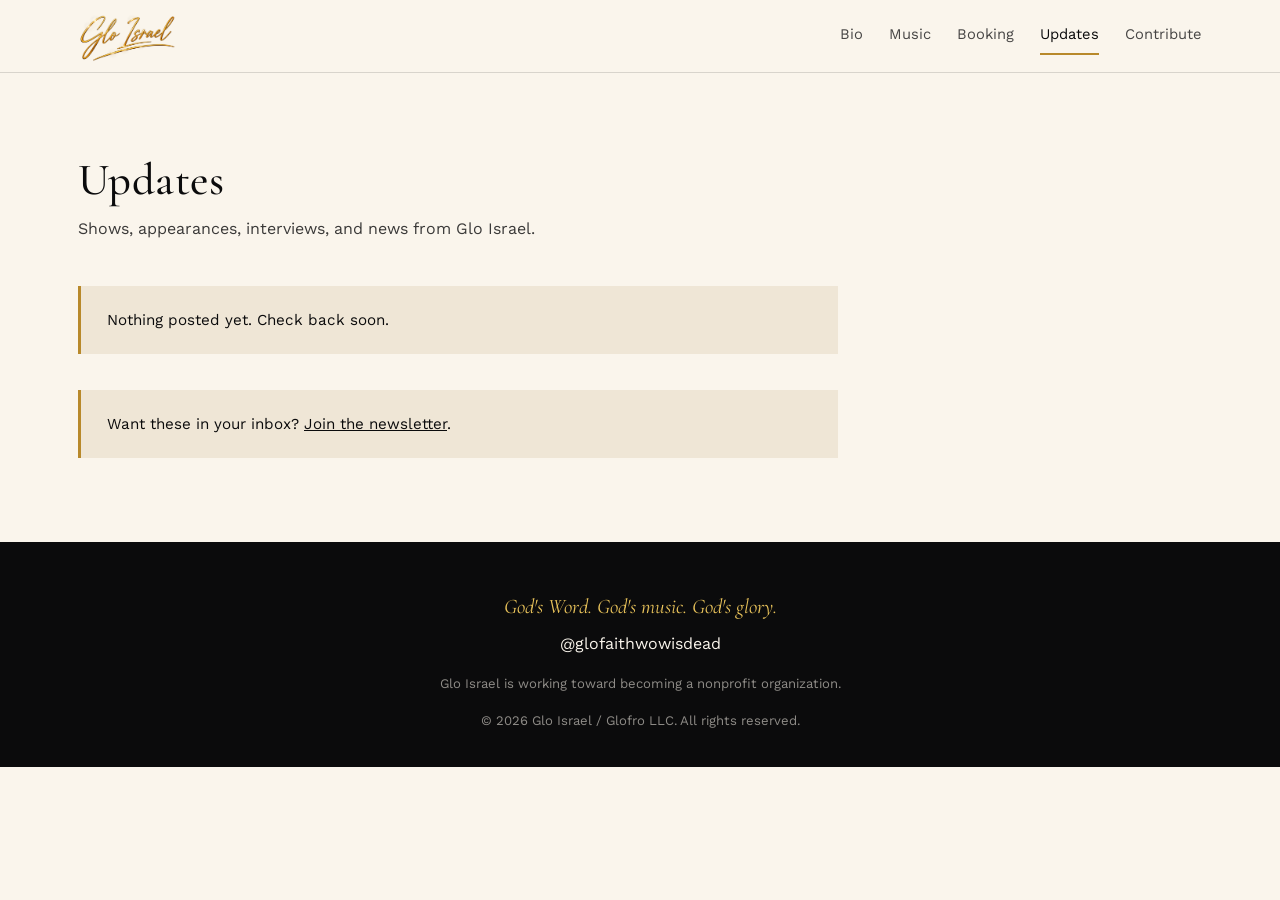
<file: updates.html>
<!DOCTYPE html><html lang="en"><head><script>(function(w,d,s,l,i){w[l]=w[l]||[];w[l].push({'gtm.start':new Date().getTime(),event:'gtm.js'});var f=d.getElementsByTagName(s)[0],j=d.createElement(s),dl=l!='dataLayer'?'&l='+l:'';j.async=true;j.src='https://www.googletagmanager.com/gtm.js?id='+i+dl;f.parentNode.insertBefore(j,f);})(window,document,'script','dataLayer','GTM-5RPHSQC5');</script><meta charset="UTF-8"><meta name="viewport" content="width=device-width, initial-scale=1"><title>Updates — Glo Israel</title><link rel="preconnect" href="https://fonts.googleapis.com"><link rel="preconnect" href="https://fonts.gstatic.com" crossorigin><link href="https://fonts.googleapis.com/css2?family=Cormorant+Garamond:ital,wght@0,400;0,500;0,600;1,400;1,500&family=Work+Sans:wght@300;400;500;600&display=swap" rel="stylesheet"><link rel="stylesheet" href="styles.css"><style>.post .date{font-size:.85rem;opacity:.65}.post .wp p{margin:0 0 12px}.post .wp a{text-decoration:underline}.post .wp img{height:auto;border:1px solid var(--gold)}.post .wp iframe{width:100%;aspect-ratio:16/9;height:auto;border:1px solid var(--gold)}.post .wp figure{margin:0 0 12px}.post .wp audio,.post .wp video{width:100%}</style><!-- TikTok Pixel Code Start --><script>
!function (w, d, t) {
  w.TiktokAnalyticsObject=t;var ttq=w[t]=w[t]||[];ttq.methods=["page","track","identify","instances","debug","on","off","once","ready","alias","group","enableCookie","disableCookie","holdConsent","revokeConsent","grantConsent"],ttq.setAndDefer=function(t,e){t[e]=function(){t.push([e].concat(Array.prototype.slice.call(arguments,0)))}};for(var i=0;i<ttq.methods.length;i++)ttq.setAndDefer(ttq,ttq.methods[i]);ttq.instance=function(t){for(
var e=ttq._i[t]||[],n=0;n<ttq.methods.length;n++)ttq.setAndDefer(e,ttq.methods[n]);return e},ttq.load=function(e,n){var r="https://analytics.tiktok.com/i18n/pixel/events.js",o=n&&n.partner;ttq._i=ttq._i||{},ttq._i[e]=[],ttq._i[e]._u=r,ttq._t=ttq._t||{},ttq._t[e]=+new Date,ttq._o=ttq._o||{},ttq._o[e]=n||{};n=document.createElement("script")
;n.type="text/javascript",n.async=!0,n.src=r+"?sdkid="+e+"&lib="+t;e=document.getElementsByTagName("script")[0];e.parentNode.insertBefore(n,e)};
  ttq.load('DBQCJ4JC77UBQ4PDUU9G');
  ttq.page();
}(window, document, 'ttq');
</script><!-- TikTok Pixel Code End --></head><body><noscript><iframe src="https://www.googletagmanager.com/ns.html?id=GTM-5RPHSQC5" height="0" width="0" style="display:none;visibility:hidden"></iframe></noscript>
<nav><div class="wrap"><a class="brand" href="index.html"><img src="images/logo-gold.png" alt="Glo Israel"></a><div class="navlinks"><a href="index.html#bio">Bio</a><a href="index.html#music">Music</a><a href="booking.html" >Booking</a><a href="updates.html" class="on">Updates</a><a href="contribute.html" >Contribute</a></div></div></nav>
<section><div class="wrap"><div class="head"><h2>Updates</h2><p>Shows, appearances, interviews, and news from Glo Israel.</p></div>
<div id="feed" style="display:grid;gap:24px;max-width:760px"><div class="note" style="margin:0">Loading updates...</div></div>
<div class="note">Want these in your inbox? <a href="https://buttondown.com/gloisraelmusic" target="_blank" rel="noopener" style="text-decoration:underline">Join the newsletter</a>.</div></div></section>
<script>
(function(){
var WP_SITE='gloisrael.wordpress.com'; /* EDIT: the WordPress.com blog address */
var F=document.getElementById('feed');
function esc(t){return String(t==null?'':t).replace(/[&<>"]/g,function(c){return{'&':'&amp;','<':'&lt;','>':'&gt;','"':'&quot;'}[c]})}
function txt(h){return new DOMParser().parseFromString(h||'','text/html').body.textContent}
function fmt(d){var x=new Date(d);return isNaN(x)?'':x.toLocaleDateString('en-US',{year:'numeric',month:'long',day:'numeric'})}
function clean(h){var d=new DOMParser().parseFromString(h||'','text/html');
d.querySelectorAll('script,style,link,object,embed,form,input,button,base,meta').forEach(function(n){n.remove()});
d.querySelectorAll('iframe').forEach(function(n){if(!/^https:\/\/(www\.youtube(-nocookie)?\.com|open\.spotify\.com|player\.vimeo\.com)\//.test(n.getAttribute('src')||''))n.remove()});
d.querySelectorAll('*').forEach(function(n){Array.from(n.attributes).forEach(function(a){var v=a.value.trim().toLowerCase();if(/^on/i.test(a.name)||((a.name==='href'||a.name==='src')&&/^(javascript|data):/.test(v)))n.removeAttribute(a.name)});if(n.tagName==='A'){n.target='_blank';n.rel='noopener'}});
return d.body.innerHTML}
fetch('https://public-api.wordpress.com/rest/v1.1/sites/'+WP_SITE+'/posts/?number=20&fields=ID,title,date,content,categories').then(function(r){return r.json()}).then(function(j){return j.posts||[]}).catch(function(){return[]}).then(function(L){
if(!L.length){F.innerHTML='<div class="note" style="margin:0">Nothing posted yet. Check back soon.</div>';return}
F.innerHTML=L.map(function(p){var c=Object.keys(p.categories||{}).filter(function(k){return k!=='Uncategorized'})[0]||'Update';
return'<article class="card post"><div class="tag">'+esc(c)+'</div><h3>'+esc(txt(p.title))+'</h3><div class="date">Posted '+esc(fmt(p.date))+'</div><div class="wp">'+clean(p.content)+'</div></article>'}).join('')})})();
</script>
<footer><div class="wrap"><span class="s">God&#39;s Word. God&#39;s music. God&#39;s glory.</span><div>@glofaithwowisdead</div><div class="fine">Glo Israel is working toward becoming a nonprofit organization.</div><div class="fine">&copy; 2026 Glo Israel / Glofro LLC. All rights reserved.</div></div></footer></body></html>
</file>
<file: styles.css>
:root{--ivory:#FAF5EC;--sand:#EFE6D6;--ink:#0B0B0C;--gold:#B8892B;--gold-hi:#E8C25A;--line:rgba(11,11,12,.14);--purple:#4B1FA0}
*{box-sizing:border-box;margin:0;padding:0}html{scroll-behavior:smooth}
body{background:var(--ivory);color:var(--ink);font:400 16px/1.6 'Work Sans',sans-serif;-webkit-font-smoothing:antialiased}
h1,h2,h3{font-family:'Cormorant Garamond',serif;font-weight:500;letter-spacing:.01em}
a{color:inherit;text-decoration:none}img{max-width:100%;display:block}
.wrap{max-width:1180px;margin:0 auto;padding:0 28px}
nav{position:sticky;top:0;z-index:50;background:rgba(250,245,236,.94);backdrop-filter:blur(6px);border-bottom:1px solid var(--line)}
nav .wrap{display:flex;align-items:center;justify-content:space-between;padding-top:10px;padding-bottom:10px;gap:16px}
.brand img{height:52px;width:auto;}
.navlinks{display:flex;gap:26px;font-size:.92rem}.navlinks a{opacity:.75;padding:6px 0}.navlinks a:hover,.navlinks a.on{opacity:1;border-bottom:2px solid var(--gold)}
@media(max-width:640px){.navlinks{gap:14px;font-size:.82rem}.brand img{height:38px}}
section{padding:84px 0}
.head{margin-bottom:44px;max-width:640px}.head h2{font-size:clamp(2.1rem,4vw,2.8rem);line-height:1.05}.head p{margin-top:12px;opacity:.8}
.btn{display:inline-block;padding:13px 28px;font-size:.92rem;border-radius:2px;border:1px solid var(--ink);transition:.25s;cursor:pointer;font-family:inherit;background:none;color:inherit}
.btn-gold{background:var(--ink);color:var(--gold-hi);border-color:var(--gold)}.btn-gold:hover{background:var(--gold);color:var(--ink)}
.btn-line:hover{background:var(--ink);color:var(--ivory)}
.dark{background:var(--ink);color:var(--ivory)}.dark .head p{opacity:.7}
.sand{background:var(--sand)}
.hero{display:grid;grid-template-columns:1.05fr .95fr;background:var(--ivory)}
.hero-text{display:flex;flex-direction:column;justify-content:center;padding:80px 48px 80px 28px;max-width:640px;margin-left:auto}
.verse{font:italic 500 clamp(1.6rem,3vw,2.3rem)/1.3 'Cormorant Garamond',serif;color:var(--ink)}
.verse small{display:block;font:400 .95rem 'Work Sans',sans-serif;opacity:.7;margin-top:10px}
.hero h1{margin:22px 0 10px}.hero h1 img{width:min(520px,100%);}
.hero p.sub{opacity:.8;max-width:430px}.cta{margin-top:32px;display:flex;gap:14px;flex-wrap:wrap}

.hero-img{background:#dcdcde}.hero-img img{width:100%;height:100%;object-fit:cover;object-position:center 30%;min-height:560px}
@media(max-width:900px){.hero{grid-template-columns:1fr}.hero-img{order:1}.hero-text{order:2;padding:48px 28px;margin:0}.hero-img img{min-height:0;max-height:560px}}
.video{aspect-ratio:16/9;max-width:900px;margin:0 auto;border:1px solid var(--gold);background:#000}.video iframe{width:100%;height:100%;border:0}
.bio-grid{display:grid;grid-template-columns:.85fr 1.15fr;gap:56px;align-items:start}.bio-grid p{margin-bottom:18px;max-width:60ch}
.closer{font:italic 1.25rem 'Cormorant Garamond',serif;color:var(--gold)}
@media(max-width:840px){.bio-grid{grid-template-columns:1fr;gap:32px}}
.track{display:grid;grid-template-columns:110px 1fr auto;gap:28px;align-items:center;padding:28px 0;border-top:1px solid var(--line)}.track:last-child{border-bottom:1px solid var(--line)}
.track img{width:110px;height:110px;object-fit:cover}.track h3{font-size:1.6rem}.track .ref{font-style:italic;color:var(--gold);font-size:.88rem}
.meta{text-align:right;font-size:.85rem;opacity:.75}
@media(max-width:720px){.track{grid-template-columns:80px 1fr}.track img{width:80px;height:80px}.meta{grid-column:1/-1;text-align:left}}
.embed{margin-bottom:20px;border:1px solid rgba(255,255,255,.14)}.plat{display:flex;gap:12px;flex-wrap:wrap;margin-top:24px}
.plat a{padding:13px 24px;border:1px solid rgba(255,255,255,.3);border-radius:2px}.plat a:hover{border-color:var(--gold-hi)}
.cards{display:grid;grid-template-columns:repeat(3,1fr);gap:24px}
.card{border:1px solid var(--gold);background:var(--ivory);padding:32px 28px;display:flex;flex-direction:column;gap:12px}
.card h3{font-size:1.8rem}.card .tag{color:var(--gold);font-style:italic;font-family:'Cormorant Garamond',serif;font-size:1.1rem}.card .btn{margin-top:auto;text-align:center}
.card p{opacity:.85;font-size:.96rem}
@media(max-width:900px){.cards{grid-template-columns:1fr}}
.note{margin-top:36px;padding:22px 26px;border-left:3px solid var(--gold);background:var(--sand);font-size:.95rem;max-width:760px}
.shop{display:grid;grid-template-columns:1fr 1fr;gap:56px;align-items:center}
.shop img{width:100%;max-width:480px;margin:0 auto;border:1px solid var(--gold)}
.swatches{display:flex;gap:12px;margin:14px 0 22px}
.sw{width:44px;height:44px;border-radius:50%;border:2px solid var(--ivory);outline:1px solid var(--line);cursor:pointer}.sw.on{outline:2px solid var(--gold)}
select{padding:12px;font:inherit;border:1px solid var(--ink);background:var(--ivory);min-width:140px}
.price{font:500 2.2rem 'Cormorant Garamond',serif}
@media(max-width:840px){.shop{grid-template-columns:1fr;gap:32px}}
ul.use{margin:14px 0 24px 20px}ul.use li{margin-bottom:6px}
.contact .row{margin-bottom:18px}.contact .l{font-size:.82rem;opacity:.6;display:block}
footer{background:var(--ink);color:var(--ivory);padding:52px 0 36px;text-align:center}
footer .s{font:italic 1.3rem 'Cormorant Garamond',serif;color:var(--gold-hi);display:block;margin-bottom:12px}footer .fine{font-size:.82rem;opacity:.55;margin-top:16px}
:focus-visible{outline:2px solid var(--gold);outline-offset:3px}

.split{display:grid;grid-template-columns:1fr 1fr;gap:48px;align-items:center}.split>img{width:100%;max-height:520px;object-fit:cover;object-position:center 20%;border:1px solid var(--gold)}
.gallery{display:grid;grid-template-columns:repeat(3,1fr);gap:18px}.gallery img{width:100%;aspect-ratio:3/4;object-fit:cover;object-position:center 25%;border:1px solid var(--gold)}.gallery img.w{aspect-ratio:3/4}
.dark-g{margin-top:56px}
@media(max-width:840px){.split{grid-template-columns:1fr;gap:28px}.gallery{gap:10px}}
.bio-grid>*,.split>*,.shop>*,.hero>*{min-width:0}.track img{background:linear-gradient(135deg,#0B0B0C,#4a3810);color:transparent;font-size:0}
</file>
